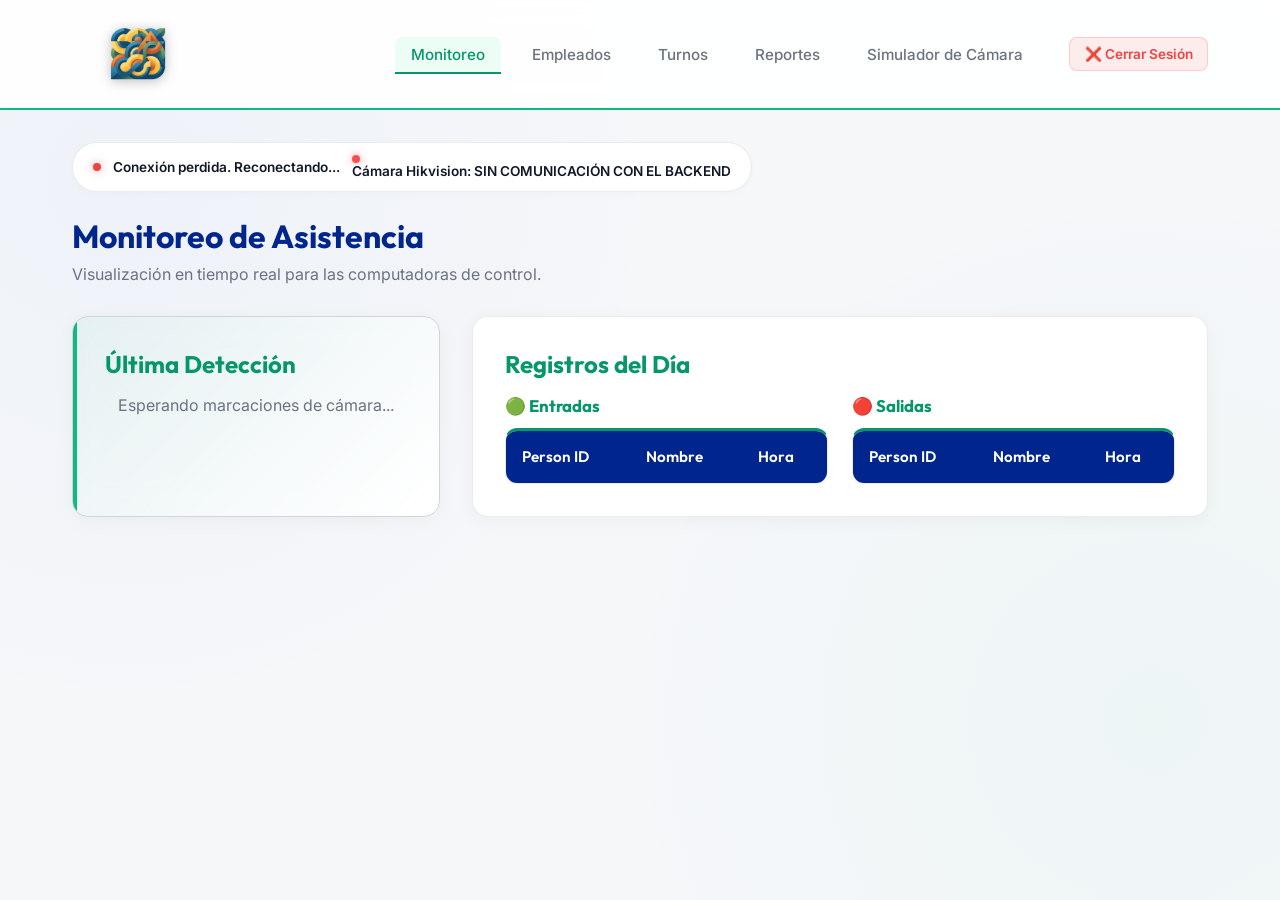
<file: frontend/index.html>
<!DOCTYPE html>
<html lang="es">

<head>
    <meta charset="UTF-8">
    <meta name="viewport" content="width=device-width, initial-scale=1.0">
    <title>Monitoreo en Tiempo Real - Colegio Guayamuri</title>
    <link rel="stylesheet" href="css/style.css">

</head>

<body>
    <header>
        <div class="nav-container">
            <div class="logo">
                <a href="index.html" class="brand-logo-link" aria-label="Colegio Guayamuri - Inicio">
                    <img src="../imagenes/logo_guayamuri.png" alt="Logo Colegio Guayamuri" class="brand-logo-img">

                </a>
            </div>
            <nav>
                <ul>
                    <li><a href="index.html" class="active">Monitoreo</a></li>
                    <li><a href="empleados.html">Empleados</a></li>
                    <li><a href="turnos.html">Turnos</a></li>
                    <li><a href="reports.html">Reportes</a></li>
                    <li><a href="simulador.html">Simulador de Cámara</a></li>
                    <li>
                        <button class="logout-btn" onclick="cerrarSesion()">
                            <span>❌ Cerrar Sesión</span>
                        </button>
                    </li>
                </ul>
            </nav>
        </div>
    </header>
    <main>
        <div class="status-bar">
            <div id="connection-dot" class="status-dot"></div>
            <span id="connection-text">Conectando al servidor de asistencia...</span>
            <div>
                <div id="camera-dot" class="status-dot" style="background-color: #ff4d4d;"></div>
                <span id="camera-text">Verificando estado de la cámara...</span>
            </div>
        </div>
        <h1 class="page-title">Monitoreo de Asistencia</h1>
        <p class="page-subtitle">Visualización en tiempo real para las computadoras de control.</p>
        <div class="dashboard-grid">
            <!-- Columna Izquierda: Último Registro Detectado -->
            <div class="card live-alert-card" id="last-record-card">
                <h2 class="mb-4">Última Detección</h2>
                <div id="no-record-message" class="text-center py-4" style="color: var(--text-muted);">
                    <p>Esperando marcaciones de cámara...</p>
                </div>
                <div id="last-record-content" style="display: none;">
                    <div class="alert-info-container">
                        <div class="avatar-placeholder">
                            👤
                        </div>
                        <div class="alert-details">
                            <h3 id="last-emp-name">JULIA LUNA</h3>
                            <p><strong>ID:</strong> <span id="last-emp-id" class="person-id-cell">5473790</span></p>
                            <p><strong>Dpto:</strong> <span id="last-emp-dept">GUAYAMURI/MANTENIMIENTO</span></p>
                            <p><strong>Hora:</strong> <span id="last-emp-time">26/05/2026 14:00</span></p>
                            <span class="badge" id="last-emp-device">Cámara Entrada</span>
                        </div>
                    </div>
                </div>
            </div>
            <!-- Columna Derecha: Registros separados en Entradas y Salidas -->
            <div class="card">
                <h2 class="mb-4">Registros del Día</h2>
                <div class="records-split">
                    <!-- Entradas -->
                    <div class="records-col">
                        <h3>🟢 Entradas <span class="col-count" id="entrada-count"></span></h3>
                        <div class="table-container">
                            <table>
                                <thead>
                                    <tr>
                                        <th>Person ID</th>
                                        <th>Nombre</th>
                                        <th>Hora</th>
                                    </tr>
                                </thead>
                                <tbody id="entrada-tbody"></tbody>
                            </table>
                        </div>
                    </div>
                    <!-- Salidas -->
                    <div class="records-col">
                        <h3>🔴 Salidas <span class="col-count" id="salida-count"></span></h3>
                        <div class="table-container">
                            <table>
                                <thead>
                                    <tr>
                                        <th>Person ID</th>
                                        <th>Nombre</th>
                                        <th>Hora</th>
                                    </tr>
                                </thead>
                                <tbody id="salida-tbody"></tbody>
                            </table>
                        </div>
                    </div>
                </div>
            </div>
        </div>
    </main>
    <!-- Contenedor para notificaciones flotantes (toasts) -->
    <div id="toast-container" class="toast-container"></div>
    <script>
        const BACKEND_URL = "http://localhost:8000";
        const WS_URL = "ws://localhost:8000/ws/attendance";
        const cameraDot = document.getElementById("camera-dot");
        const cameraText = document.getElementById("camera-text");
        const connectionDot = document.getElementById("connection-dot");
        const connectionText = document.getElementById("connection-text");
        const entradaTbody = document.getElementById("entrada-tbody");
        const salidaTbody = document.getElementById("salida-tbody");
        const entradaCount = document.getElementById("entrada-count");
        const salidaCount = document.getElementById("salida-count");
        const lastRecordCard = document.getElementById("last-record-card");
        const lastRecordContent = document.getElementById("last-record-content");
        const noRecordMessage = document.getElementById("no-record-message");
        // Elementos de la última detección
        const lastEmpName = document.getElementById("last-emp-name");
        const lastEmpId = document.getElementById("last-emp-id");
        const lastEmpDept = document.getElementById("last-emp-dept");
        const lastEmpTime = document.getElementById("last-emp-time");
        const lastEmpDevice = document.getElementById("last-emp-device");
        let socket = null;
        // Función para reproducir un pitido corto y agradable de confirmación
        function playBeep() {
            try {
                const audioCtx = new (window.AudioContext || window.webkitAudioContext)();

                // Oscilador para el tono
                const oscillator = audioCtx.createOscillator();
                const gainNode = audioCtx.createGain();
                oscillator.type = 'sine';
                oscillator.frequency.setValueAtTime(880, audioCtx.currentTime); // Tono A5 (880Hz)

                // Efecto de atenuación rápida (fade out)
                gainNode.gain.setValueAtTime(0.15, audioCtx.currentTime);
                gainNode.gain.exponentialRampToValueAtTime(0.001, audioCtx.currentTime + 0.15);
                oscillator.connect(gainNode);
                gainNode.connect(audioCtx.destination);
                oscillator.start();
                oscillator.stop(audioCtx.currentTime + 0.15);
            } catch (e) {
                console.log("No se pudo iniciar el audio:", e);
            }
        }
        // Crear una notificación tipo Toast en la esquina inferior derecha
        function showToast(name, dept) {
            const container = document.getElementById("toast-container");
            const toast = document.createElement("div");
            toast.className = "toast";
            toast.innerHTML = `
                <div>🔔</div>
                <div>
                    <h4 style="color:#fff; font-size:0.9rem;">Asistencia Registrada</h4>
                    <p style="color:var(--text-muted); font-size:0.8rem;">${name} (${dept})</p>
                </div>
            `;
            container.appendChild(toast);
            // Eliminar después de 4 segundos
            setTimeout(() => {
                toast.classList.add("fade-out");
                setTimeout(() => toast.remove(), 300);
            }, 4000);
        }
        const emptyRow = (msg) => `<tr><td colspan="3" class="text-center" style="color: var(--text-muted); padding: 1.5rem;">${msg}</td></tr>`;

        // Refresca el contador y el mensaje de vacío de cada columna
        function updateColumnsState() {
            const nEntradas = entradaTbody.querySelectorAll("tr[data-log]").length;
            const nSalidas = salidaTbody.querySelectorAll("tr[data-log]").length;
            entradaCount.innerText = `(${nEntradas})`;
            salidaCount.innerText = `(${nSalidas})`;
            if (nEntradas === 0) entradaTbody.innerHTML = emptyRow("Sin entradas hoy.");
            if (nSalidas === 0) salidaTbody.innerHTML = emptyRow("Sin salidas hoy.");
        }

        // Función para Cerrar Sesión de forma segura
    function cerrarSesion() {
        // Eliminamos los datos guardados en el login.html
        localStorage.removeItem("token");
        localStorage.removeItem("username");
        localStorage.removeItem("name");
        localStorage.removeItem("role");
        
        // Redirección inmediata al login
        window.location.href = "login.html";
    }

        // Cargar registros existentes al inicio
        async function fetchRecentAttendance() {
            try {
                const response = await fetch(`${BACKEND_URL}/api/attendance`);
                const data = await response.json();

                entradaTbody.innerHTML = "";
                salidaTbody.innerHTML = "";
                // data viene del más reciente al más antiguo; al insertar al inicio
                // queremos el más reciente arriba, así que recorremos en orden inverso.
                data.slice().reverse().forEach(log => addAttendanceToTable(log, false));
                updateColumnsState();
                if (data.length > 0) {
                    updateLastRecordPanel(data[0]);
                }
            } catch (error) {
                console.error("Error al cargar asistencias iniciales:", error);
            }
        }
        // Devuelve el HTML del badge según el tipo de marcación
        function eventBadge(eventType) {
            const t = (eventType || "entrada").toLowerCase();
            const cls = t === "salida" ? "badge-out" : "badge-in";
            return `<span class="${cls}">${t}</span>`;
        }
        // Actualizar el panel de la izquierda
        function updateLastRecordPanel(log) {
            noRecordMessage.style.display = "none";
            lastRecordContent.style.display = "block";
            lastEmpName.innerText = log.name.toUpperCase();
            lastEmpId.innerText = `'${log.person_id}`;
            lastEmpDept.innerText = log.department.toUpperCase();
            lastEmpTime.innerText = log.time_formatted;
            lastEmpDevice.innerHTML = `${eventBadge(log.event_type)} · ${log.device_info}`;
        }
        // Agregar fila a la columna correspondiente según el tipo de marcación
        function addAttendanceToTable(log, animate = true) {
            // Asegurar que el tipo de evento esté en minúsculas para evaluar correctamente
            const isSalida = (log.event_type || "entrada").toLowerCase() === "salida";
            const tbody = isSalida ? salidaTbody : entradaTbody;

            if (!tbody) {
                console.error("Error: No se encontró el contenedor de la tabla para:", log.event_type);
                return;
            }

            // MANEJO SEGURO DEL PLACEHOLDER: Borra el mensaje de vacío por clase o por atributo
            const placeholder = tbody.querySelector(".no-records") || tbody.querySelector("tr:not([data-log])");
            if (placeholder) {
                placeholder.remove();
            }

            // Crear la nueva fila
            const tr = document.createElement("tr");
            tr.setAttribute("data-log", log.log_id || log.id || "");

            if (animate) {
                tr.className = "new-row";
            }

            // Obtener variables seguras por si algún campo viene vacío de la cámara
            const personaId = log.person_id || log.employee_id || "---";
            const nombreEmpleado = log.name || log.employee_name || `Usuario ${personaId}`;
            const horaMarcacion = log.time_formatted || log.timestamp || "---";

            // Insertar las celdas manteniendo tu estructura limpia original
            tr.innerHTML = `
                <td class="person-id-cell">${personaId}</td>
                <td>${nombreEmpleado.toUpperCase()}</td>
                <td>${horaMarcacion}</td>
            `;

            // Agregar al inicio de la tabla (el más reciente arriba)
            if (tbody.firstChild) {
                tbody.insertBefore(tr, tbody.firstChild);
            } else {
                tbody.appendChild(tr);
            }
        }
        // Inicializar conexión WebSocket
        function connectWebSocket() {
            socket = new WebSocket(WS_URL);
            socket.onopen = function () {
                console.log("WebSocket conectado al backend.");
                connectionDot.className = "status-dot connected";
                connectionText.innerText = "Conectado al servidor de asistencia. Monitoreando en vivo...";
                fetchRecentAttendance();
            };
            socket.onmessage = function (event) {
                const log = JSON.parse(event.data);
                console.log("Nueva asistencia recibida por WS:", log);

                // Actualizar UI
                addAttendanceToTable(log, true);
                updateColumnsState();
                updateLastRecordPanel(log);
                showToast(log.name, log.department);
                playBeep();
            };
            socket.onclose = function () {
                console.log("WebSocket desconectado. Intentando reconectar en 3 segundos...");
                connectionDot.className = "status-dot";
                connectionText.innerText = "Conexión perdida. Reconectando...";
                setTimeout(connectWebSocket, 3000);
            };
            socket.onerror = function (err) {
                console.error("Error en WebSocket:", err);
                socket.close();
            };
        }
        // Inicialización
        connectWebSocket();


        // Función para chequear el estado real del hardware Hikvision
        async function checkCameraHardwareStatus() {
            try {
                const response = await fetch(`http://${window.location.hostname}:8000/api/hikvision/status`);
                const data = await response.json();

                if (data.camera_online) {
                    cameraDot.style.backgroundColor = "#2ecc71"; // Verde encendido
                    cameraText.innerText = "Cámara Hikvision: EN LÍNEA";
                } else {
                    cameraDot.style.backgroundColor = "#ff4d4d"; // Rojo apagado
                    cameraText.innerText = "Cámara Hikvision: DESCONECTADA / ERROR";
                }
            } catch (err) {
                console.error("Error al consultar el estado de la cámara:", err);
                cameraDot.style.backgroundColor = "#ff4d4d";
                cameraText.innerText = "Cámara Hikvision: SIN COMUNICACIÓN CON EL BACKEND";
            }
        }

        // Ejecutar la comprobación inmediatamente al cargar la página
        checkCameraHardwareStatus();

        // Re-comprobar el estado automáticamente cada 10 segundos
        setInterval(checkCameraHardwareStatus, 10000);

    </script>
</body>

</html>
</file>
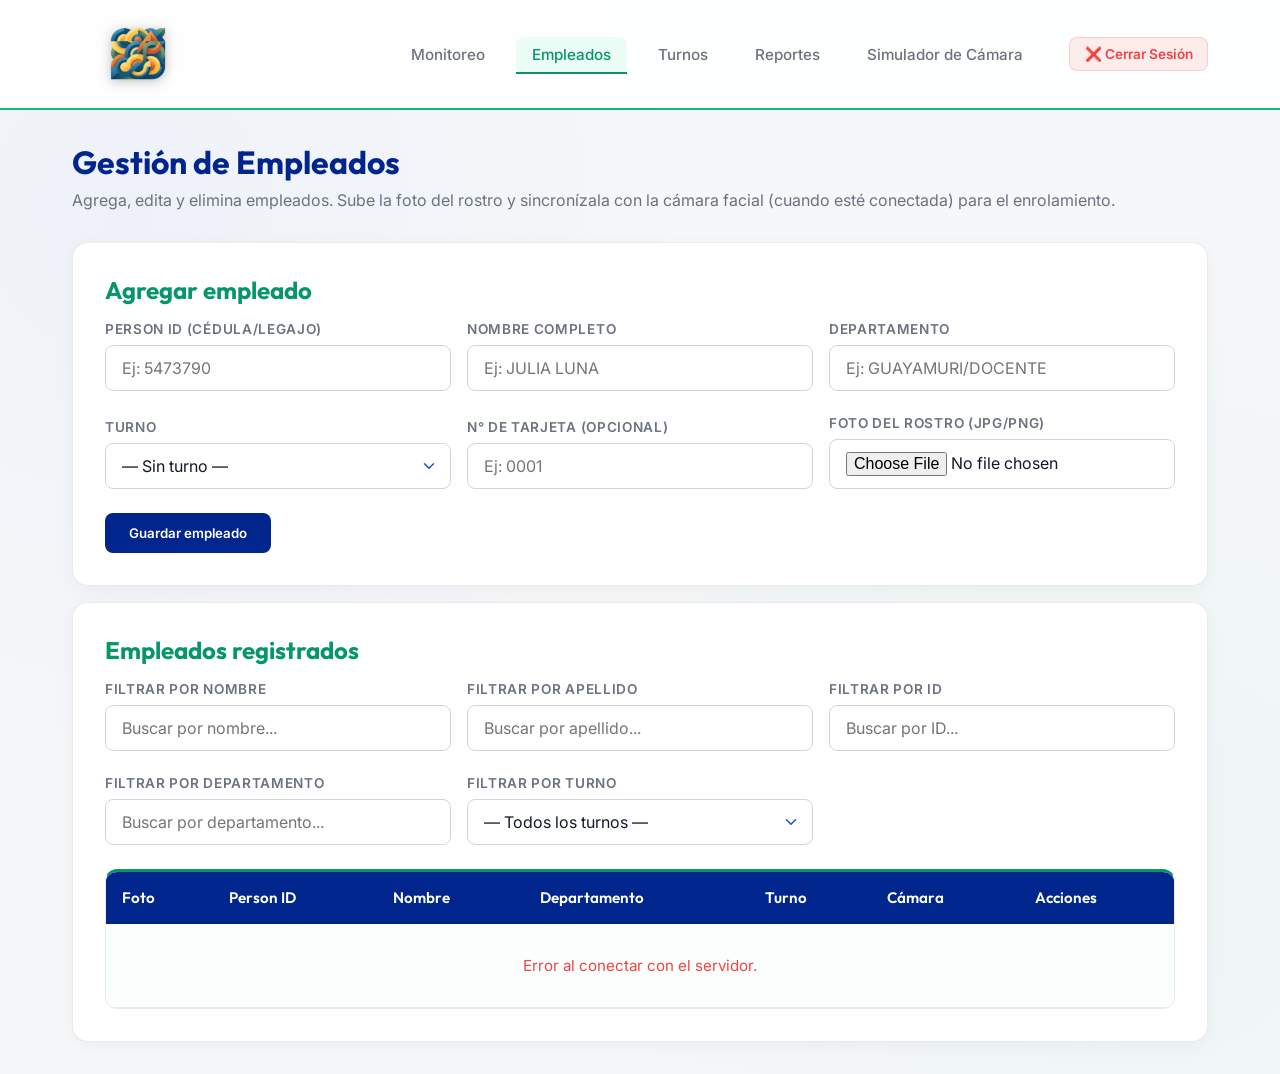
<file: frontend/empleados.html>
﻿<!DOCTYPE html>
<html lang="es">

<head>
    <meta charset="UTF-8">
    <meta name="viewport" content="width=device-width, initial-scale=1.0">
    <title>Empleados - Colegio Guayamuri</title>
    <link rel="stylesheet" href="css/style.css">
    <style>
        .emp-photo {
            width: 44px;
            height: 44px;
            border-radius: 50%;
            object-fit: cover;
            border: 2px solid var(--border);
            background: rgba(0, 0, 0, 0.2);
        }

        .emp-photo-placeholder {
            width: 44px;
            height: 44px;
            border-radius: 50%;
            display: flex;
            align-items: center;
            justify-content: center;
            background: rgba(76, 175, 80, 0.1);
            border: 2px dashed var(--primary);
            color: var(--primary);
            font-size: 1.2rem;
        }

        .photo-preview {
            width: 90px;
            height: 90px;
            border-radius: 12px;
            object-fit: cover;
            border: 1px solid var(--border);
            margin-top: 0.5rem;
        }

        .row-actions {
            display: flex;
            gap: 0.4rem;
            flex-wrap: wrap;
        }

    </style>
</head>

<body>
    <header>
        <div class="nav-container">
            <div class="logo">
                <a href="index.html" class="brand-logo-link" aria-label="Colegio Guayamuri - Inicio">
                    <img src="../imagenes/logo_guayamuri.png" alt="Logo Colegio Guayamuri" class="brand-logo-img">

                </a>
            </div>
            <nav>
                <ul>
                    <li><a href="index.html">Monitoreo</a></li>
                    <li><a href="empleados.html" class="active">Empleados</a></li>
                    <li><a href="turnos.html">Turnos</a></li>
                    <li><a href="reports.html">Reportes</a></li>
                    <li><a href="simulador.html">Simulador de Cámara</a></li>
                    <li>
                        <button class="logout-btn" onclick="cerrarSesion()">
                            <span>❌ Cerrar Sesión</span>
                        </button>
                    </li>
                </ul>
            </nav>
        </div>
    </header>

    <main>
        <h1 class="page-title">Gestión de Empleados</h1>
        <p class="page-subtitle">Agrega, edita y elimina empleados. Sube la foto del rostro y sincronízala con la cámara
            facial (cuando esté conectada) para el enrolamiento.</p>

        <div class="card mb-4">
            <h2 class="mb-4" id="form-title">Agregar empleado</h2>
            <form id="emp-form">
                <div class="filter-bar">
                    <div class="form-group">
                        <label>Person ID (cédula/legajo)</label>
                        <input type="text" id="emp-id" class="form-control" placeholder="Ej: 5473790" required>
                    </div>
                    <div class="form-group">
                        <label>Nombre completo</label>
                        <input type="text" id="emp-name" class="form-control" placeholder="Ej: JULIA LUNA" required>
                    </div>
                    <div class="form-group">
                        <label>Departamento</label>
                        <input type="text" id="emp-dept" class="form-control" placeholder="Ej: GUAYAMURI/DOCENTE"
                            required>
                    </div>
                </div>
                <div class="filter-bar">
                    <div class="form-group">
                        <label>Turno</label>
                        <select id="emp-shift" class="form-control">
                            <option value="">— Sin turno —</option>
                        </select>
                    </div>
                    <div class="form-group">
                        <label>N° de tarjeta (opcional)</label>
                        <input type="text" id="emp-card" class="form-control" placeholder="Ej: 0001">
                    </div>
                    <div class="form-group">
                        <label>Foto del rostro (JPG/PNG)</label>
                        <input type="file" id="emp-photo" class="form-control" accept="image/jpeg,image/png">
                        <img id="photo-preview" class="photo-preview" style="display:none;" alt="Vista previa">
                    </div>
                </div>
                <div style="display:flex; gap:0.5rem; margin-top:0.5rem;">
                    <button type="submit" class="btn" id="submit-btn">Guardar empleado</button>
                    <button type="button" class="btn btn-secondary" id="cancel-btn"
                        style="display:none;">Cancelar</button>
                </div>
            </form>
        </div>

        <div class="card">
            <h2 class="mb-4">Empleados registrados</h2>
            <div class="filter-bar">
                <div class="form-group">
                    <label for="filter-name">Filtrar por Nombre</label>
                    <input type="text" id="filter-name" class="form-control" placeholder="Buscar por nombre...">
                </div>
                <div class="form-group">
                    <label for="filter-lastname">Filtrar por Apellido</label>
                    <input type="text" id="filter-lastname" class="form-control" placeholder="Buscar por apellido...">
                </div>
                <div class="form-group">
                    <label for="filter-id">Filtrar por ID</label>
                    <input type="text" id="filter-id" class="form-control" placeholder="Buscar por ID...">
                </div>
            </div>
            <div class="filter-bar">
                <div class="form-group">
                    <label for="filter-dept">Filtrar por Departamento</label>
                    <input type="text" id="filter-dept" class="form-control" placeholder="Buscar por departamento...">
                </div>
                <div class="form-group">
                    <label for="filter-shift">Filtrar por Turno</label>
                    <select id="filter-shift" class="form-control">
                        <option value="">— Todos los turnos —</option>
                    </select>
                </div>
                <div class="form-group"></div>
            </div>
            <div class="table-container">
                <table>
                    <thead>
                        <tr>
                            <th>Foto</th>
                            <th>Person ID</th>
                            <th>Nombre</th>
                            <th>Departamento</th>
                            <th>Turno</th>
                            <th>Cámara</th>
                            <th>Acciones</th>
                        </tr>
                    </thead>
                    <tbody id="emp-tbody"></tbody>
                </table>
            </div>
        </div>
    </main>
    <div id="toast-container" class="toast-container"></div>

    <script>
        const BACKEND_URL = "http://localhost:8000";
        let shifts = [];
        let employees = [];
        let editingId = null;

        function cerrarSesion() {
        // Eliminamos los datos guardados en el login.html
        localStorage.removeItem("token");
        localStorage.removeItem("username");
        localStorage.removeItem("name");
        localStorage.removeItem("role");
        
        // Redirección inmediata al login
        window.location.href = "login.html";
        }

        function showToast(msg, ok = true) {
            const container = document.getElementById("toast-container");
            const toast = document.createElement("div");
            toast.className = "toast";
            toast.style.borderLeftColor = ok ? "var(--accent)" : "#ef4444";
            toast.innerHTML = `<div>${ok ? '✅' : '⚠️'}</div><div><p style="color:#fff; font-size:0.85rem;">${msg}</p></div>`;
            container.appendChild(toast);
            setTimeout(() => { toast.classList.add("fade-out"); setTimeout(() => toast.remove(), 300); }, 4000);
        }

        function cameraBadge(status) {
            if (status === "sincronizado") return `<span class="badge-in">Sincronizado</span>`;
            if (status === "error") return `<span class="badge-out">Error</span>`;
            return `<span class="badge-incomplete">Pendiente</span>`;
        }

        async function loadShifts() {
            try {
                const res = await fetch(`${BACKEND_URL}/api/shifts`);
                shifts = await res.json();
                // Selector del formulario de agregar/editar
                const sel = document.getElementById("emp-shift");
                sel.innerHTML = `<option value="">— Sin turno —</option>` +
                    shifts.map(s => `<option value="${s.id}">${s.name} (${s.standard_hours}h)</option>`).join("");
                // Selector del filtro
                const filterSel = document.getElementById("filter-shift");
                filterSel.innerHTML = `<option value="">— Todos los turnos —</option>` +
                    shifts.map(s => `<option value="${s.id}">${s.name}</option>`).join("");
            } catch (e) { console.error(e); }
        }

        async function loadEmployees() {
            const tbody = document.getElementById("emp-tbody");
            tbody.innerHTML = `<tr><td colspan="7" class="text-center" style="color:var(--text-muted); padding:2rem;">Cargando...</td></tr>`;
            try {
                const res = await fetch(`${BACKEND_URL}/api/employees`);
                employees = await res.json();
                filterEmployees();
            } catch (e) {
                tbody.innerHTML = `<tr><td colspan="7" class="text-center" style="color:#ef4444; padding:2rem;">Error al conectar con el servidor.</td></tr>`;
            }
        }

        function displayEmployees(list) {
            const tbody = document.getElementById("emp-tbody");
            tbody.innerHTML = "";
            if (list.length === 0) {
                tbody.innerHTML = `<tr><td colspan="7" class="text-center" style="color:var(--text-muted); padding:2rem;">No hay empleados registrados que coincidan con la búsqueda.</td></tr>`;
                return;
            }
            list.forEach(emp => {
                const tr = document.createElement("tr");
                const photoCell = emp.has_photo
                    ? `<img class="emp-photo" src="${BACKEND_URL}/api/employees/${emp.id}/photo?t=${Date.now()}" alt="">`
                    : `<div class="emp-photo-placeholder">👤</div>`;
                const shiftName = emp.shift ? `${emp.shift.name}` : "—";

                tr.innerHTML = `
                    <td>${photoCell}</td>
                    <td class="person-id-cell">'${emp.id}</td>
                    <td>${emp.name.toUpperCase()}</td>
                    <td>${emp.department.toUpperCase()}</td>
                    <td>${shiftName}</td>
                    <td>${cameraBadge(emp.camera_status)}</td>
                    <td class="row-actions">
                        <button class="btn btn-secondary btn-sm" data-edit="${emp.id}">✏️ Editar</button>
                        <button class="btn btn-sm" data-sync="${emp.id}" ${emp.has_photo ? "" : "disabled title='Sube una foto primero'"}>📷 Cámara</button>
                        <button class="btn btn-danger btn-sm" data-del="${emp.id}">🗑️</button>
                    </td>`;
                tbody.appendChild(tr);
            });
            tbody.querySelectorAll("[data-edit]").forEach(b => b.addEventListener("click", () => startEdit(b.dataset.edit)));
            tbody.querySelectorAll("[data-del]").forEach(b => b.addEventListener("click", () => deleteEmployee(b.dataset.del)));
            tbody.querySelectorAll("[data-sync]").forEach(b => b.addEventListener("click", () => syncCamera(b.dataset.sync)));
        }

        function filterEmployees() {
            const filterName = document.getElementById("filter-name").value.toLowerCase().trim();
            const filterLastname = document.getElementById("filter-lastname").value.toLowerCase().trim();
            const filterId = document.getElementById("filter-id").value.toLowerCase().trim();
            const filterDept = document.getElementById("filter-dept").value.toLowerCase().trim();
            const filterShift = document.getElementById("filter-shift").value;

            const filtered = employees.filter(emp => {
                const nameMatch = !filterName || emp.name.toLowerCase().includes(filterName);
                // El apellido se busca dentro del nombre completo (que suele tener apellidos)
                const lastnameMatch = !filterLastname || emp.name.toLowerCase().includes(filterLastname);
                const idMatch = !filterId || emp.id.toLowerCase().includes(filterId);
                const deptMatch = !filterDept || emp.department.toLowerCase().includes(filterDept);
                const shiftMatch = !filterShift || (emp.shift_id != null && String(emp.shift_id) === filterShift);
                return nameMatch && lastnameMatch && idMatch && deptMatch && shiftMatch;
            });

            displayEmployees(filtered);
        }

        // Vista previa de la foto seleccionada
        document.getElementById("emp-photo").addEventListener("change", (e) => {
            const file = e.target.files[0];
            const preview = document.getElementById("photo-preview");
            if (file) {
                preview.src = URL.createObjectURL(file);
                preview.style.display = "block";
            } else {
                preview.style.display = "none";
            }
        });

        function startEdit(id) {
            const emp = employees.find(e => e.id === id);
            if (!emp) return;
            editingId = id;
            document.getElementById("emp-id").value = emp.id;
            document.getElementById("emp-id").disabled = true;
            document.getElementById("emp-name").value = emp.name;
            document.getElementById("emp-dept").value = emp.department;
            document.getElementById("emp-shift").value = emp.shift_id || "";
            document.getElementById("emp-card").value = emp.card_number || "";
            document.getElementById("emp-photo").value = "";
            document.getElementById("photo-preview").style.display = "none";
            document.getElementById("form-title").innerText = `Editando: ${emp.name}`;
            document.getElementById("submit-btn").innerText = "Actualizar empleado";
            document.getElementById("cancel-btn").style.display = "inline-flex";
            window.scrollTo({ top: 0, behavior: "smooth" });
        }

        function resetForm() {
            editingId = null;
            document.getElementById("emp-form").reset();
            document.getElementById("emp-id").disabled = false;
            document.getElementById("photo-preview").style.display = "none";
            document.getElementById("form-title").innerText = "Agregar empleado";
            document.getElementById("submit-btn").innerText = "Guardar empleado";
            document.getElementById("cancel-btn").style.display = "none";
        }
        document.getElementById("cancel-btn").addEventListener("click", resetForm);

        async function uploadPhoto(empId) {
            const fileInput = document.getElementById("emp-photo");
            if (!fileInput.files.length) return true;
            const fd = new FormData();
            fd.append("file", fileInput.files[0]);
            const res = await fetch(`${BACKEND_URL}/api/employees/${empId}/photo`, { method: "POST", body: fd });
            if (!res.ok) {
                const err = await res.json().catch(() => ({}));
                showToast(err.detail || "Error al subir la foto.", false);
                return false;
            }
            return true;
        }

document.getElementById("emp-form").addEventListener("submit", async (e) => {
            e.preventDefault();
            
            const submitBtn = document.getElementById("submit-btn");
            const originalText = submitBtn.innerText;
            
            // Bloquear interfaz para evitar peticiones paralelas concurrentes
            submitBtn.disabled = true;
            submitBtn.innerText = "⏳ Procesando Todo...";

            const shiftVal = document.getElementById("emp-shift").value;
            const body = {
                name: document.getElementById("emp-name").value.trim(),
                department: document.getElementById("emp-dept").value.trim(),
                shift_id: shiftVal ? parseInt(shiftVal) : null,
                card_number: document.getElementById("emp-card").value.trim() || null,
            };
            try {
                let empId;
                if (editingId) {
                    const res = await fetch(`${BACKEND_URL}/api/employees/${editingId}`, {
                        method: "PUT", headers: { "Content-Type": "application/json" }, body: JSON.stringify(body)
                    });
                    if (!res.ok) { const err = await res.json(); showToast(err.detail || "Error al actualizar.", false); submitBtn.disabled = false; submitBtn.innerText = originalText; return; }
                    empId = editingId;
                } else {
                    body.id = document.getElementById("emp-id").value.trim();
                    const res = await fetch(`${BACKEND_URL}/api/employees`, {
                        method: "POST", headers: { "Content-Type": "application/json" }, body: JSON.stringify(body)
                    });
                    if (!res.ok) { const err = await res.json(); showToast(err.detail || "Error al crear empleado.", false); submitBtn.disabled = false; submitBtn.innerText = originalText; return; }
                    empId = body.id;
                }

                // 1. Guardar foto localmente en la base de datos
                const photoOk = await uploadPhoto(empId);
                
                // 2. Sincronizar automáticamente hacia el hardware Hikvision si hay una foto disponible
                if (photoOk) {
                    await syncCamera(empId);
                } else {
                    showToast("Se guardaron los datos básicos, pero falló la carga del archivo.", false);
                }

                resetForm();
                loadEmployees();
            } catch (e) {
                showToast("Error de red crítico.", false);
            } finally {
                // Devolver el botón a su estado normal de escucha
                submitBtn.disabled = false;
                submitBtn.innerText = originalText;
            }
        });

        async function deleteEmployee(id) {
            const emp = employees.find(e => e.id === id);
            if (!confirm(`¿Eliminar al empleado ${emp ? emp.name : id}? Se borrarán también sus marcaciones y su foto.`)) return;
            try {
                const res = await fetch(`${BACKEND_URL}/api/employees/${id}`, { method: "DELETE" });
                if (res.ok) { showToast("Empleado eliminado."); loadEmployees(); }
                else showToast("No se pudo eliminar.", false);
            } catch (e) { showToast("Error de red.", false); }
        }

        async function syncCamera(id) {
            showToast("Sincronizando rostro con Biométrico Hikvision...");
            try {
                const res = await fetch(`${BACKEND_URL}/api/employees/${id}/camera-sync`, { method: "POST" });
                const data = await res.json();
                if (!res.ok) { showToast(data.detail || "La cámara rechazó los datos.", false); return; }
                showToast(data.message, data.ok);
                loadEmployees();
            } catch (e) { showToast("Error de red al conectar con el dispositivo.", false); }
        }

        document.getElementById("filter-name").addEventListener("input", filterEmployees);
        document.getElementById("filter-lastname").addEventListener("input", filterEmployees);
        document.getElementById("filter-id").addEventListener("input", filterEmployees);
        document.getElementById("filter-dept").addEventListener("input", filterEmployees);
        document.getElementById("filter-shift").addEventListener("change", filterEmployees);

        (async () => { await loadShifts(); await loadEmployees(); })();
    </script>
</body>

</html>
</file>
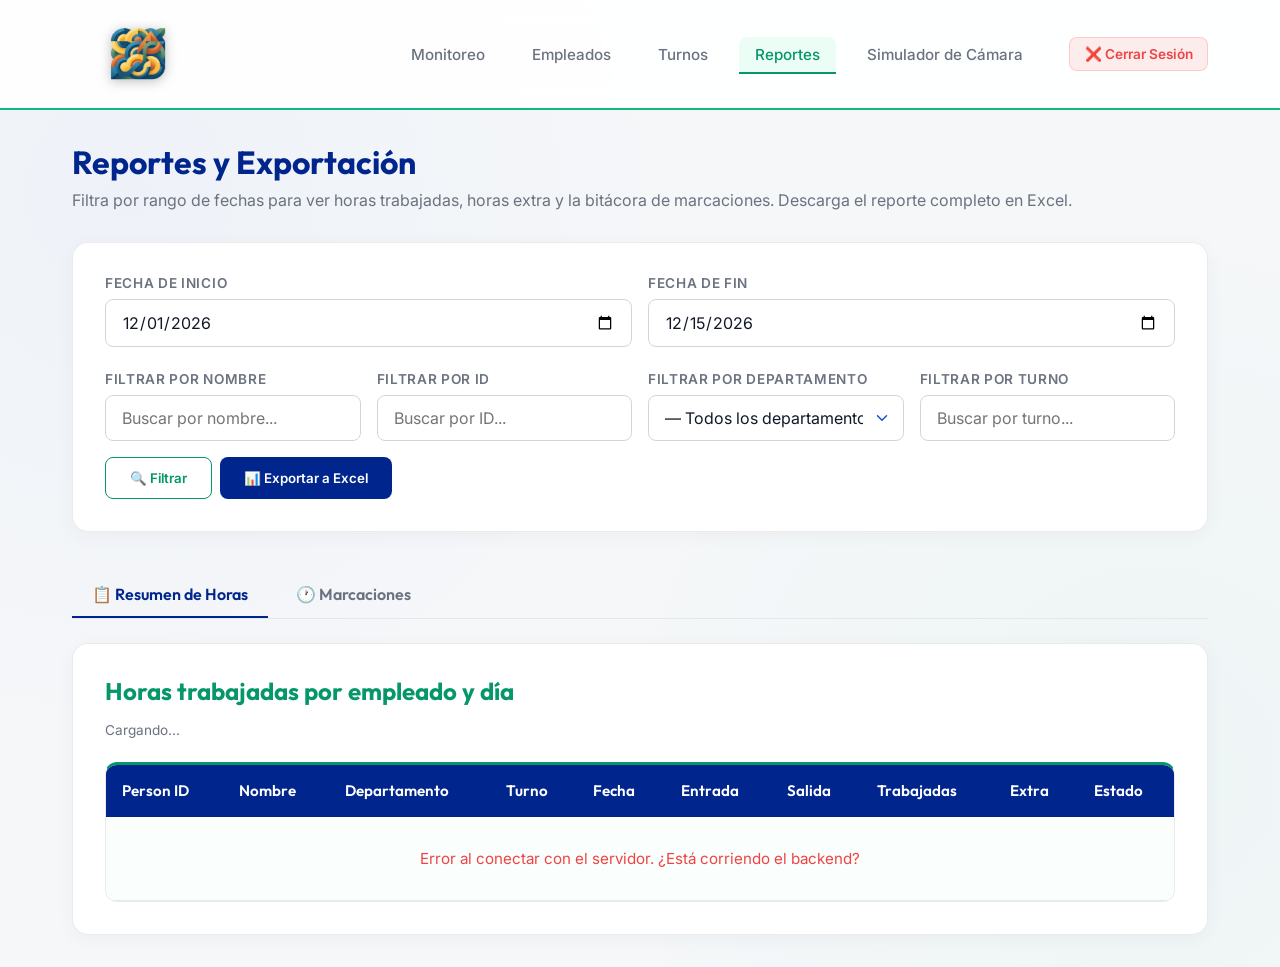
<file: frontend/reports.html>
<!DOCTYPE html>
<html lang="es">

<head>
    <meta charset="UTF-8">
    <meta name="viewport" content="width=device-width, initial-scale=1.0">
    <title>Reportes de Asistencia - Colegio Guayamuri</title>
    <link rel="stylesheet" href="css/style.css">
</head>

<body>
    <header>
        <div class="nav-container">
            <div class="logo">
                <a href="index.html" class="brand-logo-link" aria-label="Colegio Guayamuri - Inicio">
                    <img src="../imagenes/logo_guayamuri.png" alt="Logo Colegio Guayamuri" class="brand-logo-img">
                </a>
            </div>

            <nav>
                <ul>
                    <li><a href="index.html">Monitoreo</a></li>
                    <li><a href="empleados.html">Empleados</a></li>
                    <li><a href="turnos.html">Turnos</a></li>
                    <li><a href="reports.html" class="active">Reportes</a></li>
                    <li><a href="simulador.html">Simulador de Cámara</a></li>
                    <li>
                        <button class="logout-btn" onclick="cerrarSesion()">
                            <span>❌ Cerrar Sesión</span>
                        </button>
                    </li>
                </ul>
            </nav>
        </div>
    </header>
    <main>
        <h1 class="page-title">Reportes y Exportación</h1>
        <p class="page-subtitle">Filtra por rango de fechas para ver horas trabajadas, horas extra y la bitácora de
            marcaciones. Descarga el reporte completo en Excel.</p>

        <div class="card mb-4">
            <div class="filter-bar">
                <div class="form-group">
                    <label for="start-date">Fecha de Inicio</label>
                    <input type="date" id="start-date" class="form-control">
                </div>
                <div class="form-group">
                    <label for="end-date">Fecha de Fin</label>
                    <input type="date" id="end-date" class="form-control">
                </div>
            </div>

            <div class="filter-bar mt-4" style="margin-bottom: 0;">
                <div class="form-group">
                    <label for="filter-name">Filtrar por Nombre</label>
                    <input type="text" id="filter-name" class="form-control" placeholder="Buscar por nombre...">
                </div>
                <div class="form-group">
                    <label for="filter-id">Filtrar por ID</label>
                    <input type="text" id="filter-id" class="form-control" placeholder="Buscar por ID...">
                </div>
                <div class="form-group">
                    <label for="filter-dept">Filtrar por Departamento</label>
                    <select id="filter-dept" class="form-control">
                        <option value="">— Todos los departamentos —</option>
                    </select>
                </div>
                <div class="form-group">
                    <label for="filter-shift">Filtrar por Turno</label>
                    <input type="text" id="filter-shift" class="form-control" placeholder="Buscar por turno...">
                </div>

                <div style="display: flex; gap: 0.5rem; margin-bottom: 0;">
                    <button class="btn btn-secondary" id="filter-btn">🔍 Filtrar</button>
                    <button class="btn" id="export-btn">📊 Exportar a Excel</button>
                </div>
            </div>
        </div>

        <div class="stats-grid" id="stats-grid"></div>

        <div class="tabs">
            <button class="tab-btn active" data-tab="resumen">📋 Resumen de Horas</button>
            <button class="tab-btn" data-tab="marcaciones">🕐 Marcaciones</button>
        </div>

        <div class="card" id="tab-resumen">
            <h2 class="mb-4">Horas trabajadas por empleado y día</h2>
            <p style="color: var(--text-muted); font-size: 0.85rem; margin-bottom: 1.5rem;" id="summary-count">
                Cargando...</p>
            <div class="table-container">
                <table>
                    <thead>
                        <tr>
                            <th>Person ID</th>
                            <th>Nombre</th>
                            <th>Departamento</th>
                            <th>Turno</th>
                            <th>Fecha</th>
                            <th>Entrada</th>
                            <th>Salida</th>
                            <th>Trabajadas</th>
                            <th>Extra</th>
                            <th>Estado</th>
                        </tr>
                    </thead>
                    <tbody id="summary-tbody"></tbody>
                </table>
            </div>
        </div>

        <div class="card" id="tab-marcaciones" style="display:none;">
            <h2 class="mb-4">Bitácora de marcaciones</h2>
            <p style="color: var(--text-muted); font-size: 0.85rem; margin-bottom: 1.5rem;" id="logs-count">Cargando...
            </p>
            <div class="table-container">
                <table>
                    <thead>
                        <tr>
                            <th>Person ID</th>
                            <th>Nombre</th>
                            <th>Departamento</th>
                            <th>Tipo</th>
                            <th>Fecha y Hora</th>
                        </tr>
                    </thead>
                    <tbody id="reports-tbody"></tbody>
                </table>
            </div>
        </div>
    </main>
    <script>
        const BACKEND_URL = "http://localhost:8000";
        const startDateInput = document.getElementById("start-date");
        const endDateInput = document.getElementById("end-date");
        const summaryTbody = document.getElementById("summary-tbody");
        const reportsTbody = document.getElementById("reports-tbody");

        let summaryData = [];
        let logsData = [];

        function cerrarSesion() {
        // Eliminamos los datos guardados en el login.html
        localStorage.removeItem("token");
        localStorage.removeItem("username");
        localStorage.removeItem("name");
        localStorage.removeItem("role");
        
        // Redirección inmediata al login
        window.location.href = "login.html";
        }

        // --- MODIFICADO: Ahora calcula automáticamente la quincena actual ---
        function setDefaultDates() {
            const now = new Date();
            const year = now.getFullYear();
            const month = String(now.getMonth() + 1).padStart(2, '0');
            const day = now.getDate();

            let startDay, endDay;

            if (day <= 15) {
                startDay = "01";
                endDay = "15";
            } else {
                startDay = "16";
                // Consigue el último día del mes actual de forma dinámica
                const lastDay = new Date(year, now.getMonth() + 1, 0).getDate();
                endDay = String(lastDay).padStart(2, '0');
            }

            startDateInput.value = `${year}-${month}-${startDay}`;
            endDateInput.value = `${year}-${month}-${endDay}`;
        }

        function buildQuery() {
            const params = [];
            if (startDateInput.value) params.push(`start_date=${startDateInput.value}`);
            if (endDateInput.value) params.push(`end_date=${endDateInput.value}`);

            const filterName = document.getElementById("filter-name").value.toLowerCase().trim();
            const filterId = document.getElementById("filter-id").value.toLowerCase().trim();
            const filterDept = document.getElementById("filter-dept").value.trim();   // exact value from select
            const filterShift = document.getElementById("filter-shift").value.toLowerCase().trim();

            if (filterName) params.push(`name=${encodeURIComponent(filterName)}`);
            if (filterId) params.push(`person_id=${encodeURIComponent(filterId)}`);
            if (filterDept) params.push(`department=${encodeURIComponent(filterDept)}`);
            if (filterShift) params.push(`shift=${encodeURIComponent(filterShift)}`);

            return params.length ? "?" + params.join("&") : "";
        }

        function eventBadge(eventType) {
            const t = (eventType || "entrada").toLowerCase();
            return `<span class="${t === "salida" ? "badge-out" : "badge-in"}">${t}</span>`;
        }

        function fmtDate(iso) {
            if (!iso) return "—";
            const d = new Date(iso);
            return d.toLocaleTimeString("es-VE", { hour: "2-digit", minute: "2-digit" });
        }

        // ---------- Resumen de horas ----------
        async function fetchSummary() {
            summaryTbody.innerHTML = `<tr><td colspan="10" class="text-center" style="color:var(--text-muted); padding:2rem;">Cargando...</td></tr>`;
            try {
                const res = await fetch(`${BACKEND_URL}/api/attendance/summary${buildQuery()}`);
                summaryData = await res.json();
                applyFilters();
            } catch (e) {
                console.error(e);
                summaryTbody.innerHTML = `<tr><td colspan="10" class="text-center" style="color:#ef4444; padding:2rem;">Error al conectar con el servidor. ¿Está corriendo el backend?</td></tr>`;
            }
        }

        // ---------- Marcaciones ----------
        async function fetchLogs() {
            reportsTbody.innerHTML = `<tr><td colspan="5" class="text-center" style="color:var(--text-muted); padding:2rem;">Cargando...</td></tr>`;
            try {
                const res = await fetch(`${BACKEND_URL}/api/attendance${buildQuery()}`);
                logsData = await res.json();
                applyFilters();
            } catch (e) {
                reportsTbody.innerHTML = `<tr><td colspan="5" class="text-center" style="color:#ef4444; padding:2rem;">Error al conectar con el servidor.</td></tr>`;
            }
        }

        // Carga los departamentos únicos desde /api/employees al iniciar la página
        async function loadDeptFilter() {
            try {
                const res = await fetch(`${BACKEND_URL}/api/employees`);
                const employees = await res.json();
                const sel = document.getElementById("filter-dept");
                const depts = new Set();
                employees.forEach(emp => { if (emp.department) depts.add(emp.department.toUpperCase()); });
                const sorted = [...depts].sort();
                sel.innerHTML = `<option value="">— Todos los departamentos —</option>` +
                    sorted.map(d => `<option value="${d}">${d}</option>`).join("");
            } catch (e) {
                console.error("No se pudieron cargar los departamentos:", e);
            }
        }

        function applyFilters() {
            const filterName = document.getElementById("filter-name").value.toLowerCase().trim();
            const filterId = document.getElementById("filter-id").value.toLowerCase().trim();
            const filterDept = document.getElementById("filter-dept").value.trim();   // exact dept name from select
            const filterShift = document.getElementById("filter-shift").value.toLowerCase().trim();

            // 1. Resumen de horas
            const filteredSummary = summaryData.filter(s => {
                const nameMatch = !filterName || s.name.toLowerCase().includes(filterName);
                const idMatch = !filterId || s.person_id.toLowerCase().includes(filterId);
                const deptMatch = !filterDept || s.department.toUpperCase() === filterDept;
                const shiftMatch = !filterShift || s.shift_name.toLowerCase().includes(filterShift);
                return nameMatch && idMatch && deptMatch && shiftMatch;
            });

            let totalWorked = 0, totalOT = 0, incompletos = 0;
            filteredSummary.forEach(s => {
                totalWorked += s.worked_hours;
                totalOT += s.overtime_hours;
                if (s.incomplete) incompletos++;
            });
            const totalEmpleados = new Set(filteredSummary.map(s => s.person_id)).size;

            document.getElementById("stats-grid").innerHTML = `
                <div class="stat-card"><div class="stat-value">${totalEmpleados}</div><div class="stat-label">Empleados registrados</div></div>
                <div class="stat-card"><div class="stat-value">${totalWorked.toFixed(2)} h</div><div class="stat-label">Horas trabajadas</div></div>
                <div class="stat-card"><div class="stat-value">${totalOT.toFixed(2)} h</div><div class="stat-label">Horas extra</div></div>
                <div class="stat-card"><div class="stat-value">${incompletos}</div><div class="stat-label">Días incompletos</div></div>`;

            document.getElementById("summary-count").innerText = `${filteredSummary.length} registros (empleado/día) mostrados (filtrados de ${summaryData.length} totales).`;

            summaryTbody.innerHTML = "";
            if (filteredSummary.length === 0) {
                summaryTbody.innerHTML = `<tr><td colspan="10" class="text-center" style="color:var(--text-muted); padding:2rem;">No hay registros que coincidan con la búsqueda.</td></tr>`;
            } else {
                filteredSummary.forEach(s => {
                    const tr = document.createElement("tr");
                    const estado = s.incomplete
                        ? `<span class="badge-incomplete">Incompleto</span>`
                        : `<span class="badge-in">Completo</span>`;
                    const extra = s.overtime_hours > 0
                        ? `<span class="badge-ot">${s.overtime_hours.toFixed(2)} h</span>`
                        : `${s.overtime_hours.toFixed(2)} h`;
                    tr.innerHTML = `
                        <td class="person-id-cell">'${s.person_id}</td>
                        <td>${s.name.toUpperCase()}</td>
                        <td>${s.department.toUpperCase()}</td>
                        <td>${s.shift_name}</td>
                        <td>${new Date(s.date + "T00:00:00").toLocaleDateString("es-VE")}</td>
                        <td>${fmtDate(s.first_in)}</td>
                        <td>${fmtDate(s.last_out)}</td>
                        <td><strong>${s.worked_hours.toFixed(2)} h</strong></td>
                        <td>${extra}</td>
                        <td>${estado}</td>`;
                    summaryTbody.appendChild(tr);
                });
            }

            // 2. Marcaciones
            const filteredLogs = logsData.filter(log => {
                const nameMatch = !filterName || log.name.toLowerCase().includes(filterName);
                const idMatch = !filterId || log.person_id.toLowerCase().includes(filterId);
                const deptMatch = !filterDept || log.department.toUpperCase() === filterDept;
                const shiftMatch = !filterShift || (log.shift_name && log.shift_name.toLowerCase().includes(filterShift));
                return nameMatch && idMatch && deptMatch && shiftMatch;
            });

            document.getElementById("logs-count").innerText = `${filteredLogs.length} marcaciones mostradas (filtradas de ${logsData.length} totales).`;
            reportsTbody.innerHTML = "";
            if (filteredLogs.length === 0) {
                reportsTbody.innerHTML = `<tr><td colspan="5" class="text-center" style="color:var(--text-muted); padding:2rem;">No se encontraron marcaciones.</td></tr>`;
            } else {
                filteredLogs.forEach(log => {
                    const tr = document.createElement("tr");
                    tr.innerHTML = `
                        <td class="person-id-cell">'${log.person_id}</td>
                        <td>${log.name.toUpperCase()}</td>
                        <td>${log.department.toUpperCase()}</td>
                        <td>${eventBadge(log.event_type)}</td>
                        <td>${log.time_formatted}</td>`;
                    reportsTbody.appendChild(tr);
                });
            }
        }

        function refresh() { fetchSummary(); fetchLogs(); }

        // Tabs
        document.querySelectorAll(".tab-btn").forEach(btn => {
            btn.addEventListener("click", () => {
                document.querySelectorAll(".tab-btn").forEach(b => b.classList.remove("active"));
                btn.classList.add("active");
                const tab = btn.dataset.tab;
                document.getElementById("tab-resumen").style.display = tab === "resumen" ? "block" : "none";
                document.getElementById("tab-marcaciones").style.display = tab === "marcaciones" ? "block" : "none";
            });
        });

        document.getElementById("export-btn").addEventListener("click", () => {
            window.location.href = `${BACKEND_URL}/api/attendance/export${buildQuery()}`;
        });
        document.getElementById("filter-btn").addEventListener("click", refresh);

        // Bind input events for live filtering
        document.getElementById("filter-name").addEventListener("input", applyFilters);
        document.getElementById("filter-id").addEventListener("input", applyFilters);
        document.getElementById("filter-dept").addEventListener("change", applyFilters);
        document.getElementById("filter-shift").addEventListener("input", applyFilters);

        setDefaultDates();
        loadDeptFilter();
        refresh();
    </script>
</body>

</html>
</file>
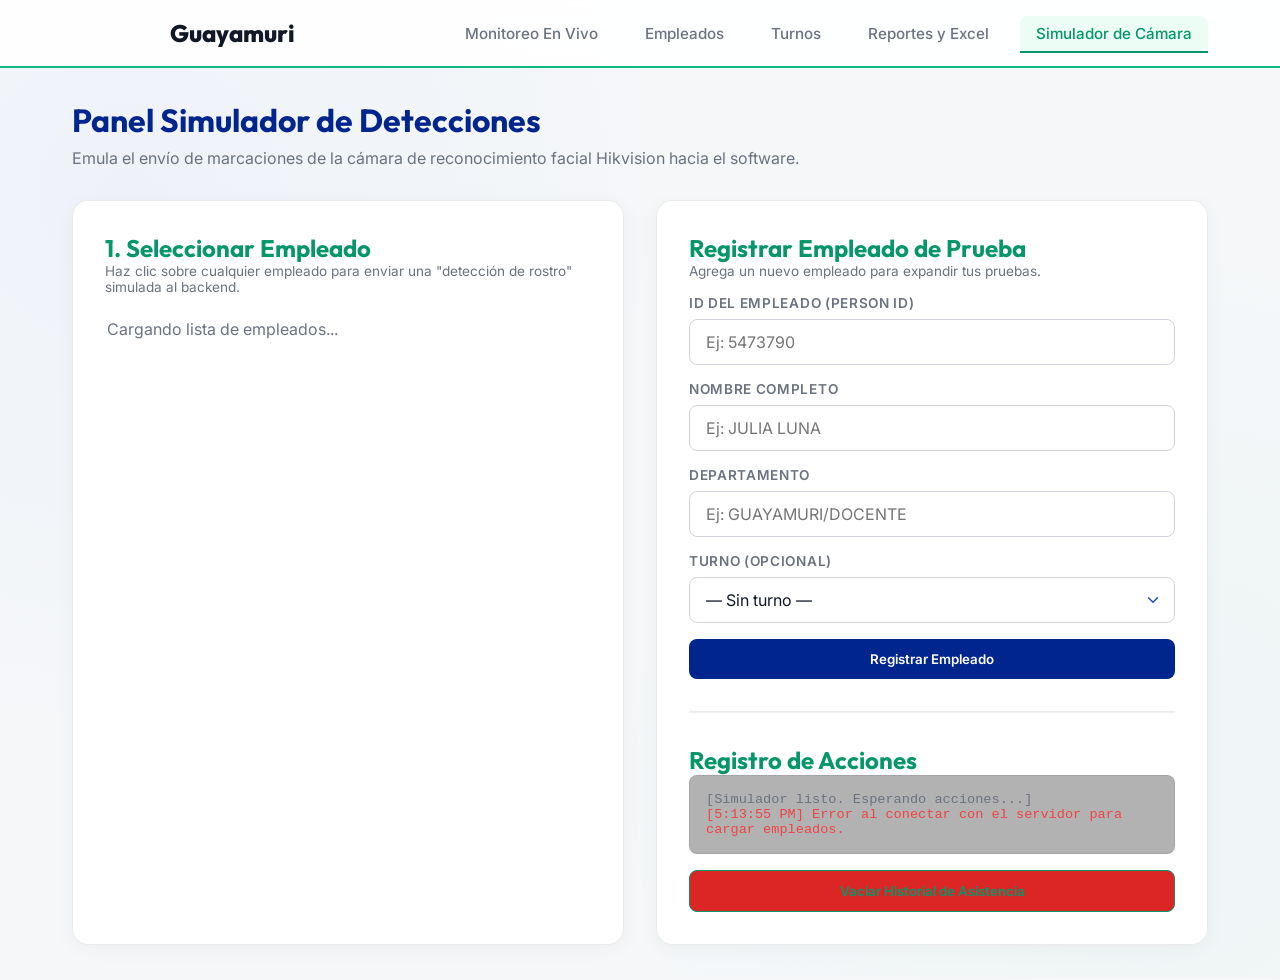
<file: frontend/simulador.html>
<!DOCTYPE html>
<html lang="es">
<head>
    <meta charset="UTF-8">
    <meta name="viewport" content="width=device-width, initial-scale=1.0">
    <title>Simulador de Cámara Hikvision - Colegio Guayamuri</title>
    <link rel="stylesheet" href="css/style.css">
</head>
<body>
    <header>
        <div class="nav-container">
            <div class="logo">
                Colegio <span>Guayamuri</span>
            </div>
            <nav>
                <ul>
                    <li><a href="index.html">Monitoreo En Vivo</a></li>
                    <li><a href="empleados.html">Empleados</a></li>
                    <li><a href="turnos.html">Turnos</a></li>
                    <li><a href="reports.html">Reportes y Excel</a></li>
                    <li><a href="simulador.html" class="active">Simulador de Cámara</a></li>
                </ul>
            </nav>
        </div>
    </header>
    <main>
        <h1 class="page-title">Panel Simulador de Detecciones</h1>
        <p class="page-subtitle">Emula el envío de marcaciones de la cámara de reconocimiento facial Hikvision hacia el software.</p>
        <div class="simulator-layout">
            
            <!-- Bloque Izquierdo: Lista de Empleados Disponibles para Simular -->
            <div class="card">
                <h2>1. Seleccionar Empleado</h2>
                <p style="color: var(--text-muted); font-size: 0.85rem; margin-bottom: 1.5rem;">
                    Haz clic sobre cualquier empleado para enviar una "detección de rostro" simulada al backend.
                </p>
                
                <div id="employees-grid" class="employee-card-grid">
                    <!-- Tarjetas de empleados se cargarán aquí -->
                    <p class="text-center py-4" style="color: var(--text-muted); width: 100%;">Cargando lista de empleados...</p>
                </div>
            </div>
            <!-- Bloque Derecho: Agregar Empleado y Log de Simulación -->
            <div class="card" style="display: flex; flex-direction: column; gap: 2rem;">
                
                <!-- Registrar Nuevo Empleado para Pruebas -->
                <div>
                    <h2>Registrar Empleado de Prueba</h2>
                    <p style="color: var(--text-muted); font-size: 0.85rem; margin-bottom: 1rem;">
                        Agrega un nuevo empleado para expandir tus pruebas.
                    </p>
                    
                    <form id="register-form" style="display: flex; flex-direction: column; gap: 1rem;">
                        <div class="form-group" style="margin-bottom: 0;">
                            <label>ID del Empleado (Person ID)</label>
                            <input type="text" id="new-id" class="form-control" placeholder="Ej: 5473790" required>
                        </div>
                        <div class="form-group" style="margin-bottom: 0;">
                            <label>Nombre Completo</label>
                            <input type="text" id="new-name" class="form-control" placeholder="Ej: JULIA LUNA" required>
                        </div>
                        <div class="form-group" style="margin-bottom: 0;">
                            <label>Departamento</label>
                            <input type="text" id="new-dept" class="form-control" placeholder="Ej: GUAYAMURI/DOCENTE" required>
                        </div>
                        <div class="form-group" style="margin-bottom: 0;">
                            <label>Turno (opcional)</label>
                            <select id="new-shift" class="form-control">
                                <option value="">— Sin turno —</option>
                            </select>
                        </div>
                        <button type="submit" class="btn">Registrar Empleado</button>
                    </form>
                </div>
                <hr style="border-color: var(--border);">
                <!-- Log de Simulaciones Realizadas -->
                <div>
                    <h2>Registro de Acciones</h2>
                    <div style="background: rgba(0,0,0,0.3); border-radius: 8px; padding: 1rem; max-height: 200px; overflow-y: auto; font-family: monospace; font-size: 0.85rem; border: 1px solid var(--border);" id="sim-log">
                        <div style="color: var(--text-muted);">[Simulador listo. Esperando acciones...]</div>
                    </div>
                    <button class="btn btn-secondary btn-danger mt-4" id="clear-attendance-btn" style="width: 100%;">
                        Vaciar Historial de Asistencia
                    </button>
                </div>
            </div>
        </div>
    </main>
    <script>
        const BACKEND_URL = "http://localhost:8000";
        const employeesGrid = document.getElementById("employees-grid");
        const registerForm = document.getElementById("register-form");
        const simLog = document.getElementById("sim-log");
        const clearAttendanceBtn = document.getElementById("clear-attendance-btn");
        // Agregar una línea al log local
        function logAction(message, type = 'info') {
            const time = new Date().toLocaleTimeString();
            let color = 'var(--text-main)';
            if (type === 'success') color = 'var(--accent)';
            if (type === 'error') color = '#ef4444';
            
            const line = document.createElement("div");
            line.style.color = color;
            line.innerHTML = `[${time}] ${message}`;
            simLog.appendChild(line);
            simLog.scrollTop = simLog.scrollHeight;
        }
        // Cargar turnos en el selector del formulario de registro
        async function loadShiftsSelect() {
            try {
                const res = await fetch(`${BACKEND_URL}/api/shifts`);
                const shifts = await res.json();
                const select = document.getElementById("new-shift");
                select.innerHTML = `<option value="">— Sin turno —</option>`;
                shifts.forEach(s => {
                    const opt = document.createElement("option");
                    opt.value = s.id;
                    opt.textContent = `${s.name} (${s.standard_hours}h)`;
                    select.appendChild(opt);
                });
            } catch (e) {
                console.error("No se pudieron cargar los turnos:", e);
            }
        }
        // Cargar y mostrar empleados desde el servidor
        async function loadEmployees() {
            try {
                const response = await fetch(`${BACKEND_URL}/api/employees`);
                const employees = await response.json();
                
                employeesGrid.innerHTML = "";
                if (employees.length === 0) {
                    employeesGrid.innerHTML = `<p class="text-center py-4" style="color: var(--text-muted); width: 100%;">No hay empleados registrados.</p>`;
                    return;
                }
                employees.forEach(emp => {
                    const card = document.createElement("div");
                    card.className = "employee-sim-card";
                    card.innerHTML = `
                        <h4>${emp.name.toUpperCase()}</h4>
                        <p>${emp.department.toUpperCase()}</p>
                        <span class="sim-id">'${emp.id}</span>
                    `;
                    card.addEventListener("click", () => triggerDetection(emp.id, emp.name));
                    employeesGrid.appendChild(card);
                });
            } catch (error) {
                console.error("Error al cargar empleados:", error);
                logAction("Error al conectar con el servidor para cargar empleados.", "error");
            }
        }
        // Simular evento de detección facial Hikvision
        async function triggerDetection(personId, name) {
            logAction(`Enviando simulación para: <strong>${name}</strong>...`);
            try {
                const response = await fetch(`${BACKEND_URL}/api/hikvision/event`, {
                    method: "POST",
                    headers: {
                        "Content-Type": "application/json"
                    },
                    body: JSON.stringify({
                        person_id: personId,
                        device_info: "Cámara Sim-PC"
                    })
                });
                if (response.ok) {
                    const result = await response.json();
                    const tipo = (result.recorded_attendance.event_type || "entrada").toUpperCase();
                    logAction(`¡Marcación de <strong>${tipo}</strong> registrada para ${name}!`, "success");
                } else {
                    const err = await response.json();
                    logAction(`Fallo en el servidor: ${err.detail || 'Error desconocido'}`, "error");
                }
            } catch (error) {
                console.error("Error al simular detección:", error);
                logAction("Error de red al intentar enviar detección.", "error");
            }
        }
        // Registrar nuevo empleado
        registerForm.addEventListener("submit", async (e) => {
            e.preventDefault();
            const personId = document.getElementById("new-id").value.trim();
            const name = document.getElementById("new-name").value.trim().toUpperCase();
            const dept = document.getElementById("new-dept").value.trim().toUpperCase();
            const shiftVal = document.getElementById("new-shift").value;
            logAction(`Registrando nuevo empleado en la base de datos: ${name}...`);
            try {
                const response = await fetch(`${BACKEND_URL}/api/employees`, {
                    method: "POST",
                    headers: { "Content-Type": "application/json" },
                    body: JSON.stringify({
                        id: personId,
                        name: name,
                        department: dept,
                        shift_id: shiftVal ? parseInt(shiftVal) : null
                    })
                });
                if (response.ok) {
                    logAction(`Empleado ${name} registrado con éxito.`, "success");
                    registerForm.reset();
                    loadEmployees(); // Recargar grid
                } else {
                    const err = await response.json();
                    logAction(`Error al registrar: ${err.detail || 'ID ya existe'}`, "error");
                }
            } catch (error) {
                console.error("Error de registro:", error);
                logAction("Error de red al registrar empleado.", "error");
            }
        });
        // Vaciar historial de asistencias
        clearAttendanceBtn.addEventListener("click", async () => {
            if (!confirm("¿Estás seguro de que deseas vaciar todas las asistencias registradas hoy? Esto no borrará a los empleados.")) {
                return;
            }
            try {
                const response = await fetch(`${BACKEND_URL}/api/attendance/clear`, {
                    method: "DELETE"
                });
                if (response.ok) {
                    logAction("Historial de asistencia vaciado correctamente en el servidor.", "success");
                } else {
                    logAction("Error al vaciar historial de asistencia.", "error");
                }
            } catch (error) {
                logAction("Error de red al vaciar historial.", "error");
            }
        });
        // Inicializar
        loadShiftsSelect();
        loadEmployees();
    </script>
</body>
</html>
</file>
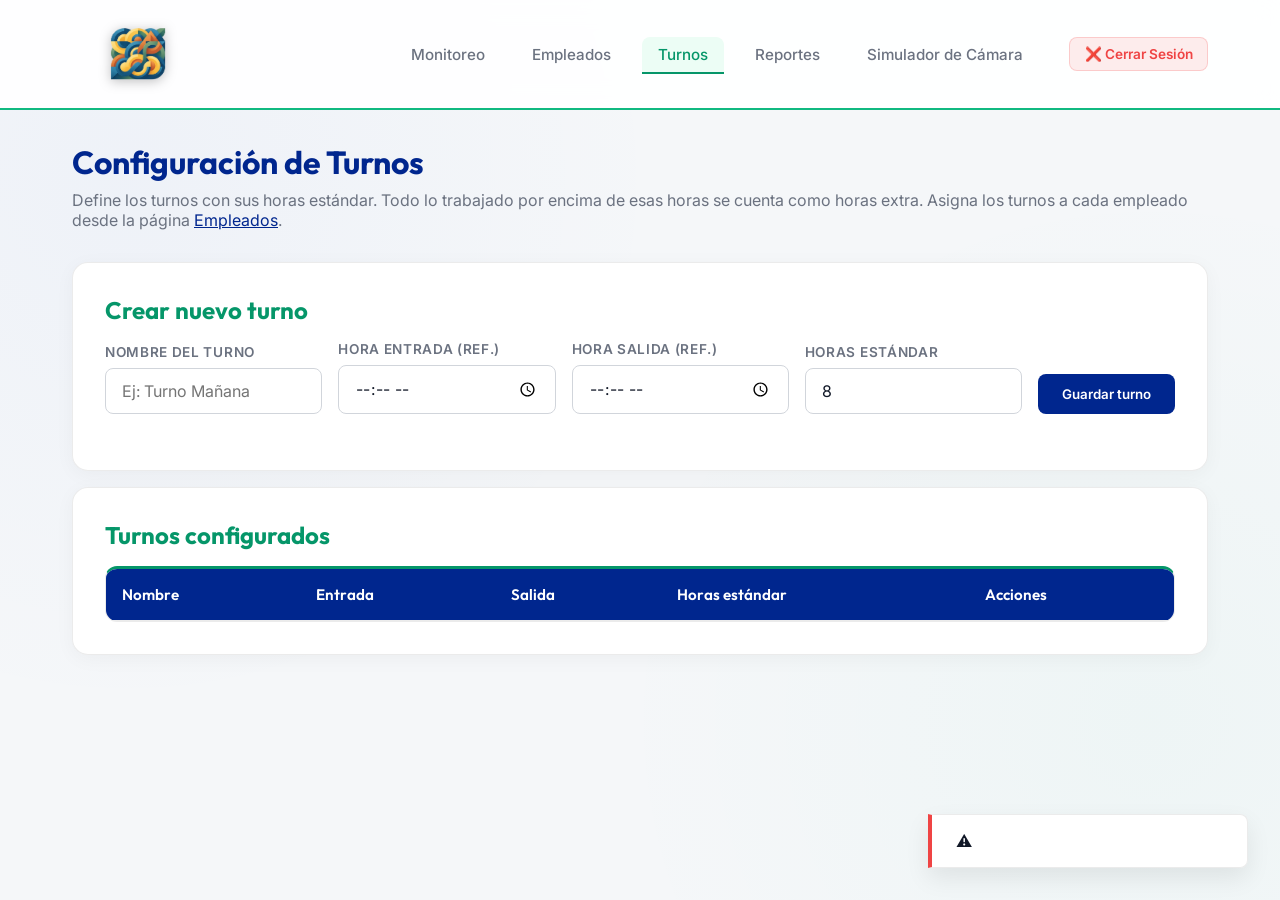
<file: frontend/turnos.html>
<!DOCTYPE html>
<html lang="es">
<head>
    <meta charset="UTF-8">
    <meta name="viewport" content="width=device-width, initial-scale=1.0">
    <title>Turnos - Colegio Guayamuri</title>
    <link rel="stylesheet" href="css/style.css">
</head>
<body>
    <header>
        <div class="nav-container">
            <div class="logo">
                <a href="index.html" class="brand-logo-link" aria-label="Colegio Guayamuri - Inicio">
                    <img src="../imagenes/logo_guayamuri.png" alt="Logo Colegio Guayamuri" class="brand-logo-img">
                </a>
            </div>

            <nav>
                <ul>
                    <li><a href="index.html">Monitoreo</a></li>
                    <li><a href="empleados.html">Empleados</a></li>
                    <li><a href="turnos.html" class="active">Turnos</a></li>
                    <li><a href="reports.html">Reportes</a></li>
                    <li><a href="simulador.html">Simulador de Cámara</a></li>
                    <li>
                        <button class="logout-btn" onclick="cerrarSesion()">
                            <span>❌ Cerrar Sesión</span>
                        </button>
                    </li>
                </ul>
            </nav>
        </div>
    </header>
    <main>
        <h1 class="page-title">Configuración de Turnos</h1>
        <p class="page-subtitle">Define los turnos con sus horas estándar. Todo lo trabajado por encima de esas horas se cuenta como horas extra. Asigna los turnos a cada empleado desde la página <a href="empleados.html" style="color:var(--primary);">Empleados</a>.</p>

        <div class="card mb-4">
            <h2 class="mb-4" id="shift-form-title">Crear nuevo turno</h2>
            <form id="shift-form" class="filter-bar">
                <div class="form-group">
                    <label>Nombre del turno</label>
                    <input type="text" id="shift-name" class="form-control" placeholder="Ej: Turno Mañana" required>
                </div>
                <div class="form-group">
                    <label>Hora entrada (ref.)</label>
                    <input type="time" id="shift-start" class="form-control">
                </div>
                <div class="form-group">
                    <label>Hora salida (ref.)</label>
                    <input type="time" id="shift-end" class="form-control">
                </div>
                <div class="form-group">
                    <label>Horas estándar</label>
                    <input type="number" id="shift-hours" class="form-control" min="0.5" max="24" step="0.5" value="8" required>
                </div>
                <div style="display:flex; gap:0.5rem;">
                    <button type="submit" class="btn" id="shift-submit-btn">Guardar turno</button>
                    <button type="button" class="btn btn-secondary" id="shift-cancel-btn" style="display:none;">Cancelar</button>
                </div>
            </form>
        </div>
        <div class="card">
            <h2 class="mb-4">Turnos configurados</h2>
            <div class="table-container">
                <table>
                    <thead>
                        <tr>
                            <th>Nombre</th>
                            <th>Entrada</th>
                            <th>Salida</th>
                            <th>Horas estándar</th>
                            <th>Acciones</th>
                        </tr>
                    </thead>
                    <tbody id="shifts-tbody"></tbody>
                </table>
            </div>
        </div>
    </main>
    <div id="toast-container" class="toast-container"></div>

    <script>
        const BACKEND_URL = "http://localhost:8000";
        let shifts = [];
        let editingShiftId = null;

        function cerrarSesion() {
        // Eliminamos los datos guardados en el login.html
        localStorage.removeItem("token");
        localStorage.removeItem("username");
        localStorage.removeItem("name");
        localStorage.removeItem("role");
        
        // Redirección inmediata al login
        window.location.href = "login.html";
        }

        function showToast(msg, ok = true) {
            const container = document.getElementById("toast-container");
            const toast = document.createElement("div");
            toast.className = "toast";
            toast.style.borderLeftColor = ok ? "var(--accent)" : "#ef4444";
            toast.innerHTML = `<div>${ok ? '✅' : '⚠️'}</div><div><p style="color:#fff; font-size:0.85rem;">${msg}</p></div>`;
            container.appendChild(toast);
            setTimeout(() => { toast.classList.add("fade-out"); setTimeout(() => toast.remove(), 300); }, 3500);
        }

        async function loadShifts() {
            try {
                const res = await fetch(`${BACKEND_URL}/api/shifts`);
                shifts = await res.json();
                const tbody = document.getElementById("shifts-tbody");
                tbody.innerHTML = "";
                if (shifts.length === 0) {
                    tbody.innerHTML = `<tr><td colspan="5" class="text-center" style="color:var(--text-muted); padding:2rem;">No hay turnos configurados.</td></tr>`;
                    return;
                }
                shifts.forEach(s => {
                    const tr = document.createElement("tr");
                    tr.innerHTML = `
                        <td><strong>${s.name}</strong></td>
                        <td>${s.start_time || '—'}</td>
                        <td>${s.end_time || '—'}</td>
                        <td>${s.standard_hours} h</td>
                        <td class="shift-row-actions">
                            <button class="btn btn-secondary btn-sm" data-edit="${s.id}">✏️ Editar</button>
                            <button class="btn btn-danger btn-sm" data-del="${s.id}">🗑️</button>
                        </td>`;
                    tbody.appendChild(tr);
                });
                tbody.querySelectorAll("[data-edit]").forEach(b =>
                    b.addEventListener("click", () => startEditShift(parseInt(b.dataset.edit))));
                tbody.querySelectorAll("[data-del]").forEach(b =>
                    b.addEventListener("click", () => deleteShift(parseInt(b.dataset.del))));
            } catch (e) {
                showToast("Error al conectar con el servidor.", false);
            }
        }

        function startEditShift(id) {
            const s = shifts.find(x => x.id === id);
            if (!s) return;
            editingShiftId = id;
            document.getElementById("shift-name").value = s.name;
            document.getElementById("shift-start").value = s.start_time || "";
            document.getElementById("shift-end").value = s.end_time || "";
            document.getElementById("shift-hours").value = s.standard_hours;
            document.getElementById("shift-form-title").innerText = `Editando: ${s.name}`;
            document.getElementById("shift-submit-btn").innerText = "Actualizar turno";
            document.getElementById("shift-cancel-btn").style.display = "inline-flex";
            window.scrollTo({ top: 0, behavior: "smooth" });
        }

        function resetShiftForm() {
            editingShiftId = null;
            document.getElementById("shift-form").reset();
            document.getElementById("shift-hours").value = 8;
            document.getElementById("shift-form-title").innerText = "Crear nuevo turno";
            document.getElementById("shift-submit-btn").innerText = "Guardar turno";
            document.getElementById("shift-cancel-btn").style.display = "none";
        }

        document.getElementById("shift-cancel-btn").addEventListener("click", resetShiftForm);

        document.getElementById("shift-form").addEventListener("submit", async (e) => {
            e.preventDefault();
            const body = {
                name: document.getElementById("shift-name").value.trim(),
                start_time: document.getElementById("shift-start").value || null,
                end_time: document.getElementById("shift-end").value || null,
                standard_hours: parseFloat(document.getElementById("shift-hours").value),
            };
            const url = editingShiftId ? `${BACKEND_URL}/api/shifts/${editingShiftId}` : `${BACKEND_URL}/api/shifts`;
            const method = editingShiftId ? "PUT" : "POST";
            try {
                const res = await fetch(url, { method, headers: { "Content-Type": "application/json" }, body: JSON.stringify(body) });
                if (res.ok) {
                    showToast(editingShiftId ? "Turno actualizado." : "Turno creado.");
                    resetShiftForm();
                    loadShifts();
                } else {
                    const err = await res.json();
                    showToast(err.detail || "Error al guardar turno.", false);
                }
            } catch (e) { showToast("Error de red.", false); }
        });

        async function deleteShift(id) {
            const s = shifts.find(x => x.id === id);
            if (!confirm(`¿Eliminar el turno "${s ? s.name : id}"? Los empleados quedarán sin turno asignado.`)) return;
            try {
                const res = await fetch(`${BACKEND_URL}/api/shifts/${id}`, { method: "DELETE" });
                if (res.ok) { showToast("Turno eliminado."); loadShifts(); }
                else showToast("No se pudo eliminar el turno.", false);
            } catch (e) { showToast("Error de red.", false); }
        }

        loadShifts();
    </script>
</body>
</html>
</file>
<file: frontend/css/style.css>
@import url('https://fonts.googleapis.com/css2?family=Inter:wght@300;400;500;600;700&family=Outfit:wght@400;500;600;700;800&display=swap');

:root {
    /* Fondos Claros (Blancos y Gris muy tenue) */
    --bg-dark: #f5f7f9ea;
    /* Fondo principal de la página */
    --bg-surface: #ffffff;
    /* Fondo de inputs y elementos blancos puros */
    --bg-card: rgba(255, 255, 255, 0.98);
    /* Fondo de las tarjetas */

    /* Color Principal: Azul Vibrante */
    --primary: #00268e;
    /* Azul Corporativo (Botones principales, Títulos grandes, Cabeceras) */
    --primary-hover: #1e40af;
    /* Azul más oscuro para hover */
    --primary-glow: rgba(29, 78, 216, 0.15);

    /* Color Secundario: Verde Corporativo (Acentos Fuertes) */
    --secondary: #059669;
    /* Verde para Títulos secundarios, Tablas acentuadas, Botones secundarios */
    --accent: #10b981;
    /* Verde brillante para alertas, estados "Conectado", Badges de entrada */

    /* Textos (oscuros y legibles sobre fondo blanco) */
    --text-main: #111827;
    /* Gris casi negro para lectura cómoda */
    --text-muted: #6b7280;
    /* Gris medio para subtítulos y etiquetas */

    /* Bordes y Sombras */
    --border: rgba(0, 0, 0, 0.08);
    /* Bordes grises muy suaves */
    --border-active: rgba(29, 78, 216, 0.4);
    /* Borde azul para foco */

    --glass-blur: blur(12px);
    --shadow: 0 4px 20px 0 rgba(0, 0, 0, 0.04);
    /* Sombras limpias y suaves */
    --transition: all 0.3s cubic-bezier(0.4, 0, 0.2, 1);
}

* {
    margin: 0;
    padding: 0;
    box-sizing: border-box;
}

body {
    font-family: 'Inter', sans-serif;
    background-color: var(--bg-dark);
    color: var(--text-main);
    min-height: 100vh;
    display: flex;
    flex-direction: column;
    overflow-x: hidden;
    /* Gradientes de fondo muy sutiles que mezclan azul y verde claro */
    background-image:
        radial-gradient(circle at 10% 20%, rgba(29, 78, 216, 0.03) 0%, transparent 40%),
        radial-gradient(circle at 90% 80%, rgba(16, 185, 129, 0.03) 0%, transparent 40%);
}

/* Header & Navigation */
header {
    background: rgba(255, 255, 255, 0.9);
    backdrop-filter: var(--glass-blur);
    border-bottom: 2px solid var(--accent);
    /* Línea de acento verde en la cabecera */
    position: sticky;
    top: 0;
    z-index: 100;
}

.nav-container {
    max-width: 1200px;
    margin: 0 auto;
    padding: 1rem 2rem;
    display: flex;
    justify-content: space-between;
    align-items: center;
}

.logo {
    font-family: 'Outfit', sans-serif;
    font-size: 1.5rem;
    font-weight: 800;
    /* Logo con degradado Azul a Verde */
    background: linear-gradient(135deg, var(--primary) 0%, var(--accent) 100%);
    -webkit-background-clip: text;
    background-clip: text;
    -webkit-text-fill-color: transparent;
    display: flex;
    align-items: center;
    gap: 0.5rem;
}

.logo span {
    color: var(--text-main);
    -webkit-text-fill-color: initial;
}

nav ul {
    display: flex;
    list-style: none;
    gap: 1.5rem;
}

nav a {
    color: var(--text-muted);
    text-decoration: none;
    font-weight: 500;
    font-size: 0.95rem;
    padding: 0.5rem 1rem;
    border-radius: 8px;
    transition: var(--transition);
}

nav a:hover {
    color: var(--primary);
    background: #eff6ff;
    /* Toque azul tenue al pasar el mouse */
}

nav a.active {
    color: var(--secondary);
    /* Texto Verde para elemento activo */
    background: #ecfdf5;
    /* Fondo Verde tenue para elemento activo */
    border-bottom: 2px solid var(--secondary);
    border-radius: 8px 8px 0 0;
}

/* Main Layout */
main {
    flex: 1;
    max-width: 1200px;
    width: 100%;
    margin: 2rem auto;
    padding: 0 2rem;
}

h1,
h2,
h3 {
    font-family: 'Outfit', sans-serif;
}

.page-title {
    font-size: 2rem;
    margin-bottom: 0.5rem;
    font-weight: 700;
    color: var(--primary);
    /* Títulos principales en AZUL */
}

h2,
h3 {
    color: var(--secondary);
    /* Títulos secundarios en VERDE */
}

.page-subtitle {
    color: var(--text-muted);
    margin-bottom: 2rem;
}

/* Card / Glassmorphism */
.card {
    background: var(--bg-card);
    backdrop-filter: var(--glass-blur);
    border: 1px solid var(--border);
    border-radius: 16px;
    padding: 2rem;
    box-shadow: var(--shadow);
    transition: var(--transition);
}

.card:hover {
    border-color: rgba(29, 78, 216, 0.1);
    box-shadow: 0 12px 40px 0 rgba(0, 0, 0, 0.06);
}

/* Dashboard Grid */
.dashboard-grid {
    display: grid;
    grid-template-columns: 1fr 2fr;
    gap: 2rem;
}

@media (max-width: 900px) {
    .dashboard-grid {
        grid-template-columns: 1fr;
    }
}

/* Status Indicator */
.status-bar {
    display: flex;
    align-items: center;
    gap: 0.75rem;
    background: #ffffff;
    border: 1px solid var(--border);
    padding: 0.75rem 1.25rem;
    border-radius: 100px;
    font-size: 0.85rem;
    font-weight: 600;
    margin-bottom: 1.5rem;
    width: fit-content;
    box-shadow: 0 2px 8px rgba(0, 0, 0, 0.02);
}

.status-dot {
    width: 8px;
    height: 8px;
    border-radius: 50%;
    background-color: #ef4444;
    box-shadow: 0 0 8px rgba(239, 68, 68, 0.5);
}

.status-dot.connected {
    background-color: var(--accent);
    /* Punto VERDE conectado */
    box-shadow: 0 0 12px rgba(16, 185, 129, 0.5);
    animation: pulse 2s infinite;
}

@keyframes pulse {
    0% {
        transform: scale(1);
        opacity: 1;
    }

    50% {
        transform: scale(1.2);
        opacity: 0.7;
    }

    100% {
        transform: scale(1);
        opacity: 1;
    }
}

/* Form Styles */
.form-group {
    margin-bottom: 1.5rem;
}

.form-group label {
    display: block;
    font-size: 0.85rem;
    font-weight: 600;
    color: var(--text-muted);
    margin-bottom: 0.5rem;
    text-transform: uppercase;
    letter-spacing: 0.05em;
}

.form-control {
    width: 100%;
    background: var(--bg-surface);
    border: 1px solid #d1d5db;
    /* Borde gris estándar */
    border-radius: 8px;
    padding: 0.75rem 1rem;
    color: var(--text-main);
    font-family: inherit;
    font-size: 1rem;
    transition: var(--transition);
}

.form-control:focus {
    outline: none;
    border-color: var(--primary);
    /* Foco en AZUL */
    box-shadow: 0 0 0 3px var(--primary-glow);
}

/* Selects (dropdowns) */
select.form-control {
    -webkit-appearance: none;
    -moz-appearance: none;
    appearance: none;
    cursor: pointer;
    /* Flecha personalizada en AZUL */
    background-image: url("data:image/svg+xml;charset=UTF-8,%3csvg xmlns='http://www.w3.org/2000/svg' viewBox='0 0 24 24' fill='none' stroke='%231d4ed8' stroke-width='2' stroke-linecap='round' stroke-linejoin='round'%3e%3cpolyline points='6 9 12 15 18 9'%3e%3c/polyline%3e%3c/svg%3e");
    background-repeat: no-repeat;
    background-position: right 0.75rem center;
    background-size: 1.1em;
    padding-right: 2.5rem;
}

/* Buttons */
.btn {
    display: inline-flex;
    align-items: center;
    justify-content: center;
    gap: 0.5rem;
    background: var(--primary);
    /* Botón principal AZUL */
    color: #ffffff;
    border: none;
    border-radius: 8px;
    padding: 0.75rem 1.5rem;
    font-weight: 600;
    font-family: inherit;
    cursor: pointer;
    transition: var(--transition);
    text-decoration: none;
}

.btn:hover {
    background: var(--primary-hover);
    transform: translateY(-2px);
    box-shadow: 0 4px 12px var(--primary-glow);
}

.btn:active {
    transform: translateY(0);
}

.btn-secondary {
    background: #ffffff;
    border: 1px solid var(--secondary);
    /* Borde VERDE */
    color: var(--secondary);
    /* Texto VERDE */
}

.btn-secondary:hover {
    background: #ecfdf5;
    /* Fondo Verde tenue al hover */
    border-color: var(--secondary-hover);
    color: var(--secondary-hover);
    box-shadow: none;
}

.btn-danger {
    background: #dc2626;
    /* Danger se mantiene rojo */
}

.btn-danger:hover {
    background: #b91c1c;
    box-shadow: 0 4px 12px rgba(220, 38, 38, 0.2);
}

/* Custom Table */
.table-container {
    overflow-x: auto;
    border-radius: 12px;
    border: 1px solid var(--border);
    background: #ffffff;
    /* Línea de acento verde en la parte superior de la tabla */
    border-top: 3px solid var(--secondary);
}

table {
    width: 100%;
    border-collapse: collapse;
    text-align: left;
}

th {
    background: var(--primary);
    /* Cabecera AZUL */
    color: #ffffff;
    font-family: 'Outfit', sans-serif;
    font-weight: 600;
    padding: 1rem;
    font-size: 0.95rem;
    border-bottom: 1px solid var(--border);
}

td {
    padding: 1rem;
    font-size: 0.95rem;
    border-bottom: 1px solid var(--border);
    transition: var(--transition);
}

/* Efecto Zebra equilibrado (Gris tenue / Verde tenue) */
tr:nth-child(even) td {
    background: #fafafa;
}

tr:nth-child(odd) td {
    background: rgba(16, 185, 129, 0.02);
    /* Toque VERDE muy sutil en filas impares */
}

tr:hover td {
    background: rgba(29, 78, 216, 0.04) !important;
    /* Toque AZUL al pasar el mouse */
}

.person-id-cell {
    font-family: monospace;
    font-weight: bold;
    color: var(--primary);
    /* ID en AZUL */
}

/* Filter Bar for Reports */
.filter-bar {
    display: flex;
    gap: 1rem;
    flex-wrap: wrap;
    align-items: flex-end;
    margin-bottom: 1.5rem;
}

.filter-bar .form-group {
    margin-bottom: 0;
    flex: 1;
    min-width: 200px;
}

/* Dynamic Live Alert Card */
.live-alert-card {
    /* Degradado sutil Verde claro a Blanco */
    background: linear-gradient(135deg, rgba(16, 185, 129, 0.05) 0%, #ffffff 100%);
    border: 1px solid #d1d5db;
    position: relative;
    overflow: hidden;
}

.live-alert-card::before {
    content: '';
    position: absolute;
    top: 0;
    left: 0;
    width: 4px;
    height: 100%;
    background: var(--accent);
    /* Línea de acento VERDE */
}

.avatar-placeholder {
    width: 70px;
    height: 70px;
    border-radius: 50%;
    background: rgba(16, 185, 129, 0.1);
    border: 2px dashed var(--accent);
    /* Borde VERDE */
    display: flex;
    align-items: center;
    justify-content: center;
    font-size: 1.8rem;
    color: var(--accent);
    /* Icono VERDE */
}

.alert-info-container {
    display: flex;
    gap: 1.25rem;
    align-items: center;
}

.alert-details h3 {
    font-size: 1.25rem;
    margin-bottom: 0.25rem;
    color: var(--text-main);
}

.alert-details p {
    font-size: 0.85rem;
    color: var(--text-muted);
    margin-bottom: 0.15rem;
}

.badge {
    background: rgba(16, 185, 129, 0.15);
    color: var(--secondary);
    /* Badge VERDE secundario */
    padding: 0.25rem 0.5rem;
    border-radius: 4px;
    font-size: 0.75rem;
    font-weight: 700;
    display: inline-block;
    margin-top: 0.25rem;
}

/* Notification Popups (Toast) */
.toast-container {
    position: fixed;
    bottom: 2rem;
    right: 2rem;
    display: flex;
    flex-direction: column;
    gap: 1rem;
    z-index: 1000;
}

.toast {
    background: rgba(255, 255, 255, 0.98);
    border-left: 4px solid var(--accent);
    /* Borde VERDE de la notificación */
    box-shadow: 0 10px 25px rgba(0, 0, 0, 0.08);
    backdrop-filter: var(--glass-blur);
    border-top: 1px solid var(--border);
    border-right: 1px solid var(--border);
    border-bottom: 1px solid var(--border);
    border-radius: 0 8px 8px 0;
    padding: 1rem 1.5rem;
    display: flex;
    align-items: center;
    gap: 1rem;
    min-width: 320px;
    transform: translateX(120%);
    animation: slideIn 0.3s forwards cubic-bezier(0.175, 0.885, 0.32, 1.275);
}

@keyframes slideIn {
    to {
        transform: translateX(0);
    }
}

.toast.fade-out {
    animation: slideOut 0.3s forwards cubic-bezier(0.6, -0.28, 0.735, 0.045);
}

@keyframes slideOut {
    to {
        transform: translateX(120%);
        opacity: 0;
    }
}

/* Animations for new list rows */
@keyframes highlightRow {
    0% {
        background: rgba(16, 185, 129, 0.15);
        transform: scale(1.01);
    }

    100% {
        background: transparent;
        transform: scale(1);
    }
}

.new-row {
    animation: highlightRow 1.5s ease-out;
}

/* Utility classes */
.mt-4 {
    margin-top: 1rem;
}

.mb-4 {
    margin-bottom: 1rem;
}

.text-center {
    text-align: center;
}

/* Grid Layout for Simulator page */
.simulator-layout {
    display: grid;
    grid-template-columns: 1fr 1fr;
    gap: 2rem;
}

@media (max-width: 800px) {
    .simulator-layout {
        grid-template-columns: 1fr;
    }
}

.employee-card-grid {
    display: grid;
    grid-template-columns: repeat(auto-fill, minmax(180px, 1fr));
    gap: 1rem;
    margin-top: 1rem;
}

.employee-sim-card {
    background: #ffffff;
    border: 1px solid #e5e7eb;
    border-radius: 12px;
    padding: 1.25rem;
    text-align: center;
    cursor: pointer;
    transition: var(--transition);
    box-shadow: 0 2px 4px rgba(0, 0, 0, 0.02);
}

.employee-sim-card:hover {
    background: #f8fafc;
    border-color: var(--primary);
    /* Hover AZUL */
    transform: translateY(-3px);
    box-shadow: 0 8px 16px rgba(29, 78, 216, 0.08);
}

.employee-sim-card h4 {
    font-size: 1rem;
    margin-bottom: 0.25rem;
    color: var(--text-main);
}

.employee-sim-card p {
    font-size: 0.75rem;
    color: var(--text-muted);
}

.employee-sim-card .sim-id {
    font-family: monospace;
    color: var(--primary);
    /* ID en AZUL */
    font-size: 0.85rem;
    margin-top: 0.5rem;
    display: block;
    font-weight: 600;
}

/* Audio confirmation (hidden) */
#audio-alert {
    display: none;
}

/* Badges de tipo de marcación y estado */
.badge-in {
    background: rgba(16, 185, 129, 0.15);
    /* Badge VERDE Entrada */
    color: #047857;
    padding: 0.2rem 0.6rem;
    border-radius: 6px;
    font-size: 0.75rem;
    font-weight: 700;
    text-transform: uppercase;
}

.badge-out {
    background: rgba(239, 68, 68, 0.15);
    /* Badge ROJO Salida */
    color: #d32626;
    padding: 0.2rem 0.6rem;
    border-radius: 6px;
    font-size: 0.75rem;
    font-weight: 700;
    text-transform: uppercase;
}

.badge-ot {
    background: rgba(245, 158, 11, 0.15);
    /* Badge NARANJA Horas Extra */
    color: #b45309;
    padding: 0.2rem 0.6rem;
    border-radius: 6px;
    font-size: 0.75rem;
    font-weight: 700;
}

.badge-incomplete {
    background: rgba(234, 179, 8, 0.15);
    /* Badge AMARILLO Incompleto */
    color: #a16207;
    padding: 0.2rem 0.6rem;
    border-radius: 6px;
    font-size: 0.75rem;
    font-weight: 700;
}

/* Stats cards (resumen de horas) */
.stats-grid {
    display: grid;
    grid-template-columns: repeat(auto-fit, minmax(180px, 1fr));
    gap: 1rem;
    margin-bottom: 1.5rem;
}

.stat-card {
    background: #ffffff;
    border: 1px solid #e5e7eb;
    border-radius: 12px;
    padding: 1.25rem 1.5rem;
    box-shadow: 0 2px 4px rgba(0, 0, 0, 0.02);
}

.stat-card:hover {
    border-color: var(--accent);
    /* Hover VERDE tenue */
}

.stat-card .stat-value {
    font-family: 'Outfit', sans-serif;
    font-size: 1.8rem;
    font-weight: 700;
    color: var(--primary);
    /* Valor en AZUL */
}

.logout-btn {
        background: rgba(239, 68, 68, 0.1); /* Fondo rojo muy suave y transparente */
        color: #ef4444; /* Texto e icono rojo */
        border: 1px solid rgba(239, 68, 68, 0.2);
        padding: 0.5rem 0.9rem;
        font-family: inherit;
        font-size: 0.85rem;
        font-weight: 600;
        border-radius: 8px;
        cursor: pointer;
        transition: all 0.2s ease;
        display: flex;
        align-items: center;
        gap: 5px;
        margin-left: 15px; /* Separación prudente del último enlace */
    }

    .logout-btn:hover {
        background: #ef4444; /* Fondo rojo sólido al pasar el mouse */
        color: #ffffff; /* Texto blanco al pasar el mouse */
        box-shadow: 0 4px 12px rgba(239, 68, 68, 0.2);
        transform: translateY(-1px);
    }

    .logout-btn:active {
        transform: translateY(0);
    }
    
    /* Pequeño ajuste para centrar verticalmente el botón con los links */
    header nav ul {
        align-items: center;
    }

.stat-card .stat-label {
    font-size: 0.8rem;
    color: var(--text-muted);
    text-transform: uppercase;
    letter-spacing: 0.05em;
    font-weight: 600;
}

/* Tabs */
.tabs {
    display: flex;
    gap: 0.5rem;
    margin-bottom: 1.5rem;
    border-bottom: 1px solid #e5e7eb;
}

.tab-btn {
    background: none;
    border: none;
    color: var(--text-muted);
    font-family: 'Outfit', sans-serif;
    font-weight: 600;
    font-size: 1rem;
    padding: 0.75rem 1.25rem;
    cursor: pointer;
    border-bottom: 2px solid transparent;
    transition: var(--transition);
}

.tab-btn:hover {
    color: var(--text-main);
}

.tab-btn.active {
    color: var(--primary);
    /* Tab activo AZUL */
    border-bottom-color: var(--primary);
}

.shift-row-actions {
    display: flex;
    gap: 0.5rem;
}

/* Registros del día divididos en Entradas / Salidas */
.records-split {
    display: grid;
    grid-template-columns: 1fr 1fr;
    gap: 1.5rem;
}

@media (max-width: 1100px) {
    .records-split {
        grid-template-columns: 1fr;
    }
}

.records-col h3 {
    display: flex;
    align-items: center;
    gap: 0.5rem;
    font-size: 1.05rem;
    margin-bottom: 0.75rem;
    color: var(--secondary);
    /* Títulos de columna VERDES */
}

.records-col .col-count {
    font-size: 0.8rem;
    color: var(--text-muted);
    font-weight: 500;
}

.btn-sm {
    padding: 0.4rem 0.8rem;
    font-size: 0.8rem;
}

.page-btn {
    background-color: #3498db;
    color: white;
    border: none;
    padding: 6px 12px;
    font-size: 13px;
    font-weight: bold;
    border-radius: 4px;
    cursor: pointer;
    transition: background 0.2s;
}

.page-btn:hover:not(:disabled) {
    background-color: #2980b9;
}

.page-btn:disabled {
    background-color: #ced4da;
    color: #6c757d;
    cursor: not-allowed;
}

/* 1. Contenedor de la marca: Alineación geométrica flexible */
        header .nav-container .logo {
            display: flex;
            align-items: center;
            gap: 12px; /* Distancia perfecta entre el logo y el texto */
            background: transparent;
            padding: 2px 0;
            user-select: none;
        }

        /* 2. El Escudo/Logo: Compacto, nítido y con relieve */
        .header-brand-logo {
            height: 42px; /* Altura ideal: llamativa pero discreta, no altera el alto del header */
            width: auto;
            object-fit: contain;
            /* Filtro de sombra avanzada para que resalte sobre el fondo del header */
            filter: drop-shadow(0px 2px 5px rgba(0, 0, 0, 0.25)); 
            transition: transform 0.4s cubic-bezier(0.4, 0, 0.2, 1);
        }

        /* 3. Texto de Identidad: Tipografía ejecutiva moderna */
        .brand-text {
            font-size: 1.15rem;
            font-weight: 600;
            color: #ffffff;
            letter-spacing: 0.5px;
            font-family: 'Segoe UI', Tahoma, Geneva, Verdana, sans-serif;
        }

        .brand-text span {
            color: #38bdf8; /* Azul celeste tecnológico/premium para resaltar 'Guayamuri' */
            font-weight: 700;
        }

        /* 4. Efecto Interactiva al pasar el cursor (Micro-animación) */
        header .nav-container .logo:hover .header-brand-logo {
            transform: scale(1.08) rotate(-2deg); /* Micro-escala y leve inclinación sofisticada */
        }

        /* 5. Asegurar consistencia en el alineamiento del menú */
        header .nav-container {
            display: flex;
            justify-content: space-between;
            align-items: center;
            width: 100%;
        }

        header nav ul {
            display: flex;
            align-items: center;
            list-style: none;
            margin: 0;
            padding: 0;
            gap: 15px;
        }

        header .nav-container .logo {
            display: flex;
            align-items: center;
            gap: 12px;
            background: transparent;
            padding: 2px 0;
            user-select: none;
        }

        .header-brand-logo {
            height: 42px;
            width: auto;
            object-fit: contain;
            filter: drop-shadow(0px 2px 5px rgba(0, 0, 0, 0.25)); 
            transition: transform 0.4s cubic-bezier(0.4, 0, 0.2, 1);
        }

        .brand-text {
            font-size: 1.15rem;
            font-weight: 600;
            color: #ffffff;
            letter-spacing: 0.5px;
            font-family: 'Segoe UI', Tahoma, Geneva, Verdana, sans-serif;
        }

        .brand-text span {
            color: #38bdf8;
            font-weight: 700;
        }

        header .nav-container .logo:hover .header-brand-logo {
            transform: scale(1.08) rotate(-2deg);
        }

        /* =========================================================
             ESTILOS DE LA GESTIÓN DE EMPLEADOS
        ========================================================== --> */
        .emp-photo {
            width: 44px;
            height: 44px;
            border-radius: 50%;
            object-fit: cover;
            border: 2px solid var(--border);
            background: rgba(0, 0, 0, 0.2);
        }

        .emp-photo-placeholder {
            width: 44px;
            height: 44px;
            border-radius: 50%;
            display: flex;
            align-items: center;
            justify-content: center;
            background: rgba(76, 175, 80, 0.1);
            border: 2px dashed var(--primary);
            color: var(--primary);
            font-size: 1.2rem;
        }

        .photo-preview {
            width: 90px;
            height: 90px;
            border-radius: 12px;
            object-fit: cover;
            border: 1px solid var(--border);
            margin-top: 0.5rem;
        }

        .row-actions {
            display: flex;
            gap: 0.4rem;
            flex-wrap: wrap;
        }

            /* === Branding del logo en el header (no afecta el resto del layout) === */
    .nav-container .logo {
        display: flex;
        align-items: center;
        gap: 0.75rem;
        background: transparent;
        padding: 0;
        margin-right: 1.75rem;
    }
 
    .brand-logo-link {
        display: flex;
        align-items: center;
        gap: 0.7rem;
        text-decoration: none;
        background: transparent;
    }
 
    .brand-logo-img {
        height: 72px;
        width: auto;
        display: block;
        background: transparent;
        filter: drop-shadow(0 2px 6px rgba(0, 0, 0, 0.25));
        transition: transform 0.35s cubic-bezier(0.34, 1.56, 0.64, 1), filter 0.35s ease;
    }
 
    .brand-logo-link:hover .brand-logo-img {
        transform: scale(1.08) rotate(-2deg);
        filter: drop-shadow(0 4px 10px rgba(0, 0, 0, 0.35));
    }
 
    .brand-text {
        display: flex;
        flex-direction: column;
        line-height: 1.05;
        font-family: inherit;
    }
 
    .brand-text .brand-title {
        font-weight: 800;
        font-size: 1.05rem;
        letter-spacing: 0.02em;
        background: linear-gradient(90deg, #2fa84f, #f5a623 60%, #e8632c);
        -webkit-background-clip: text;
        background-clip: text;
        color: transparent;
    }
 
    .brand-text .brand-subtitle {
        font-size: 0.68rem;
        font-weight: 600;
        letter-spacing: 0.14em;
        text-transform: uppercase;
        color: #9fb3c8;
    }
 
    @media (max-width: 640px) {
        .brand-logo-img {
            height: 40px;
        }
 
        .brand-text .brand-subtitle {
            display: none;
        }
    }
</file>
